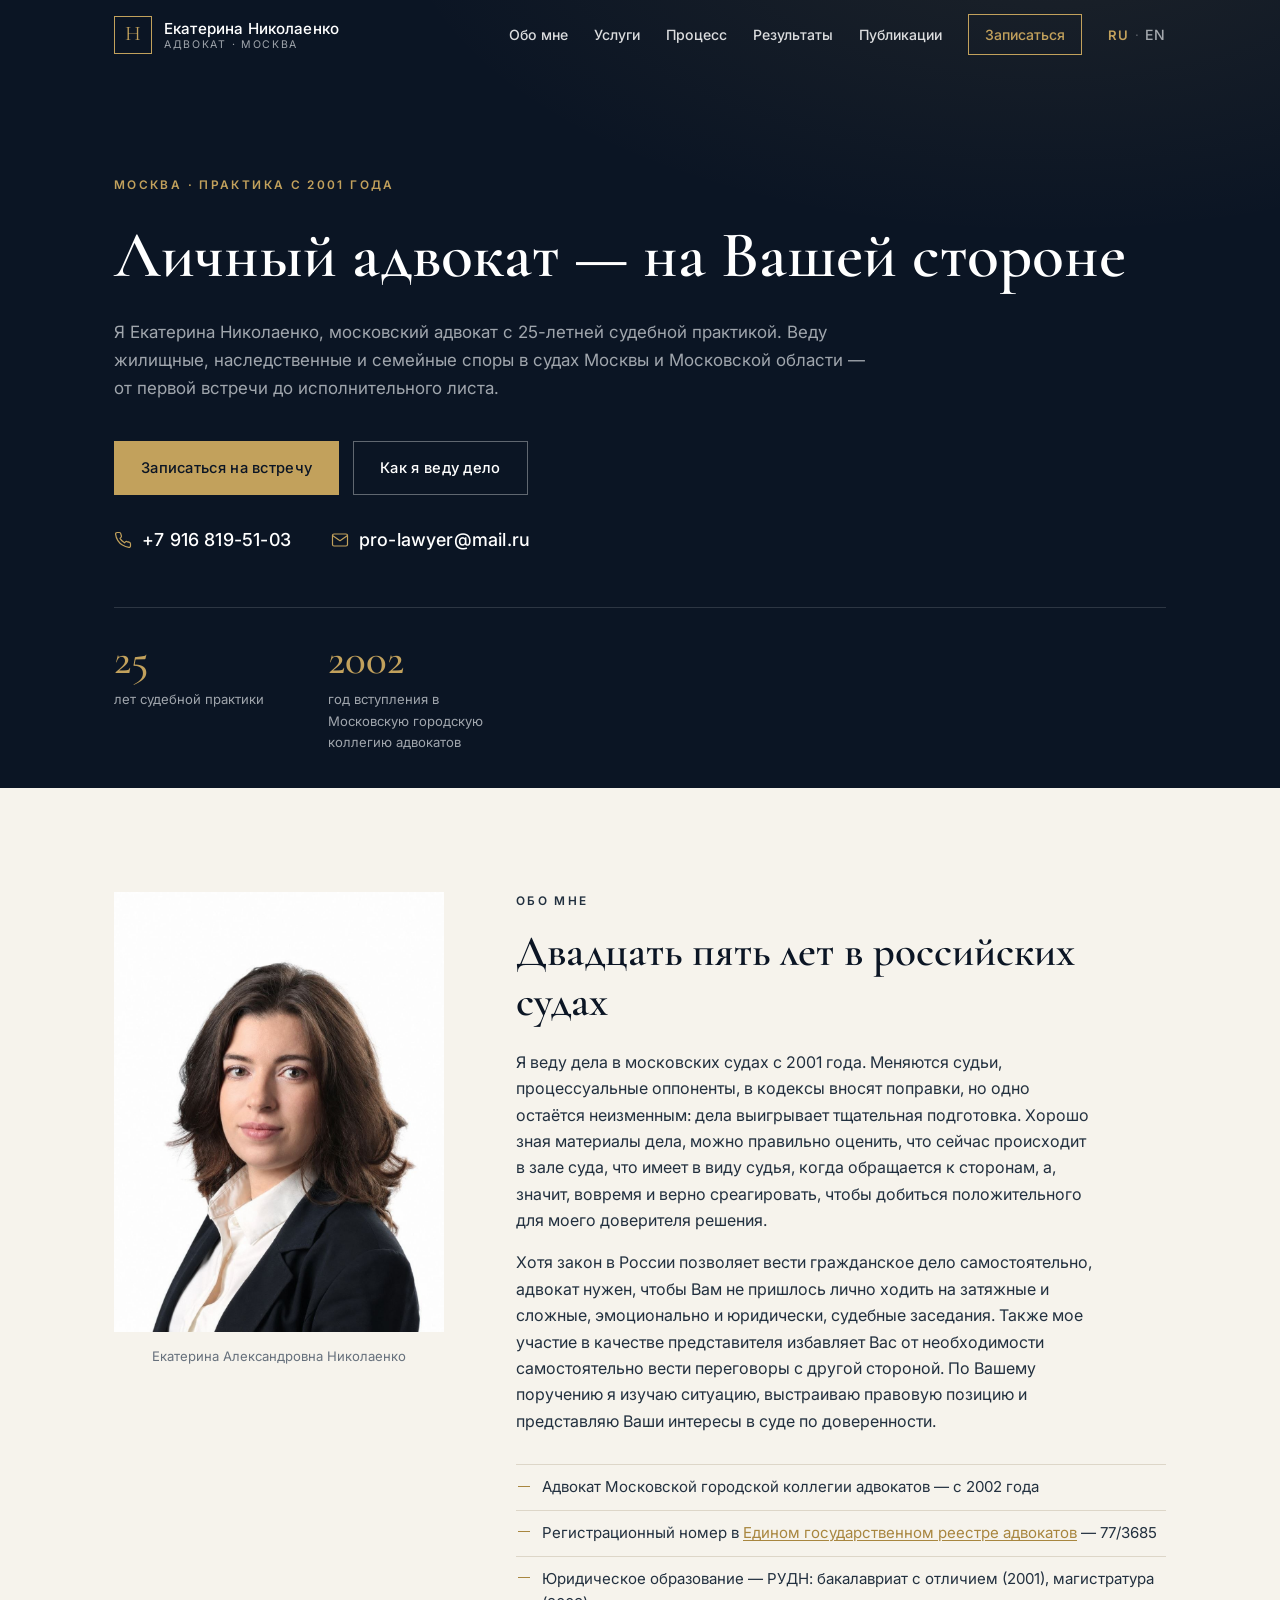
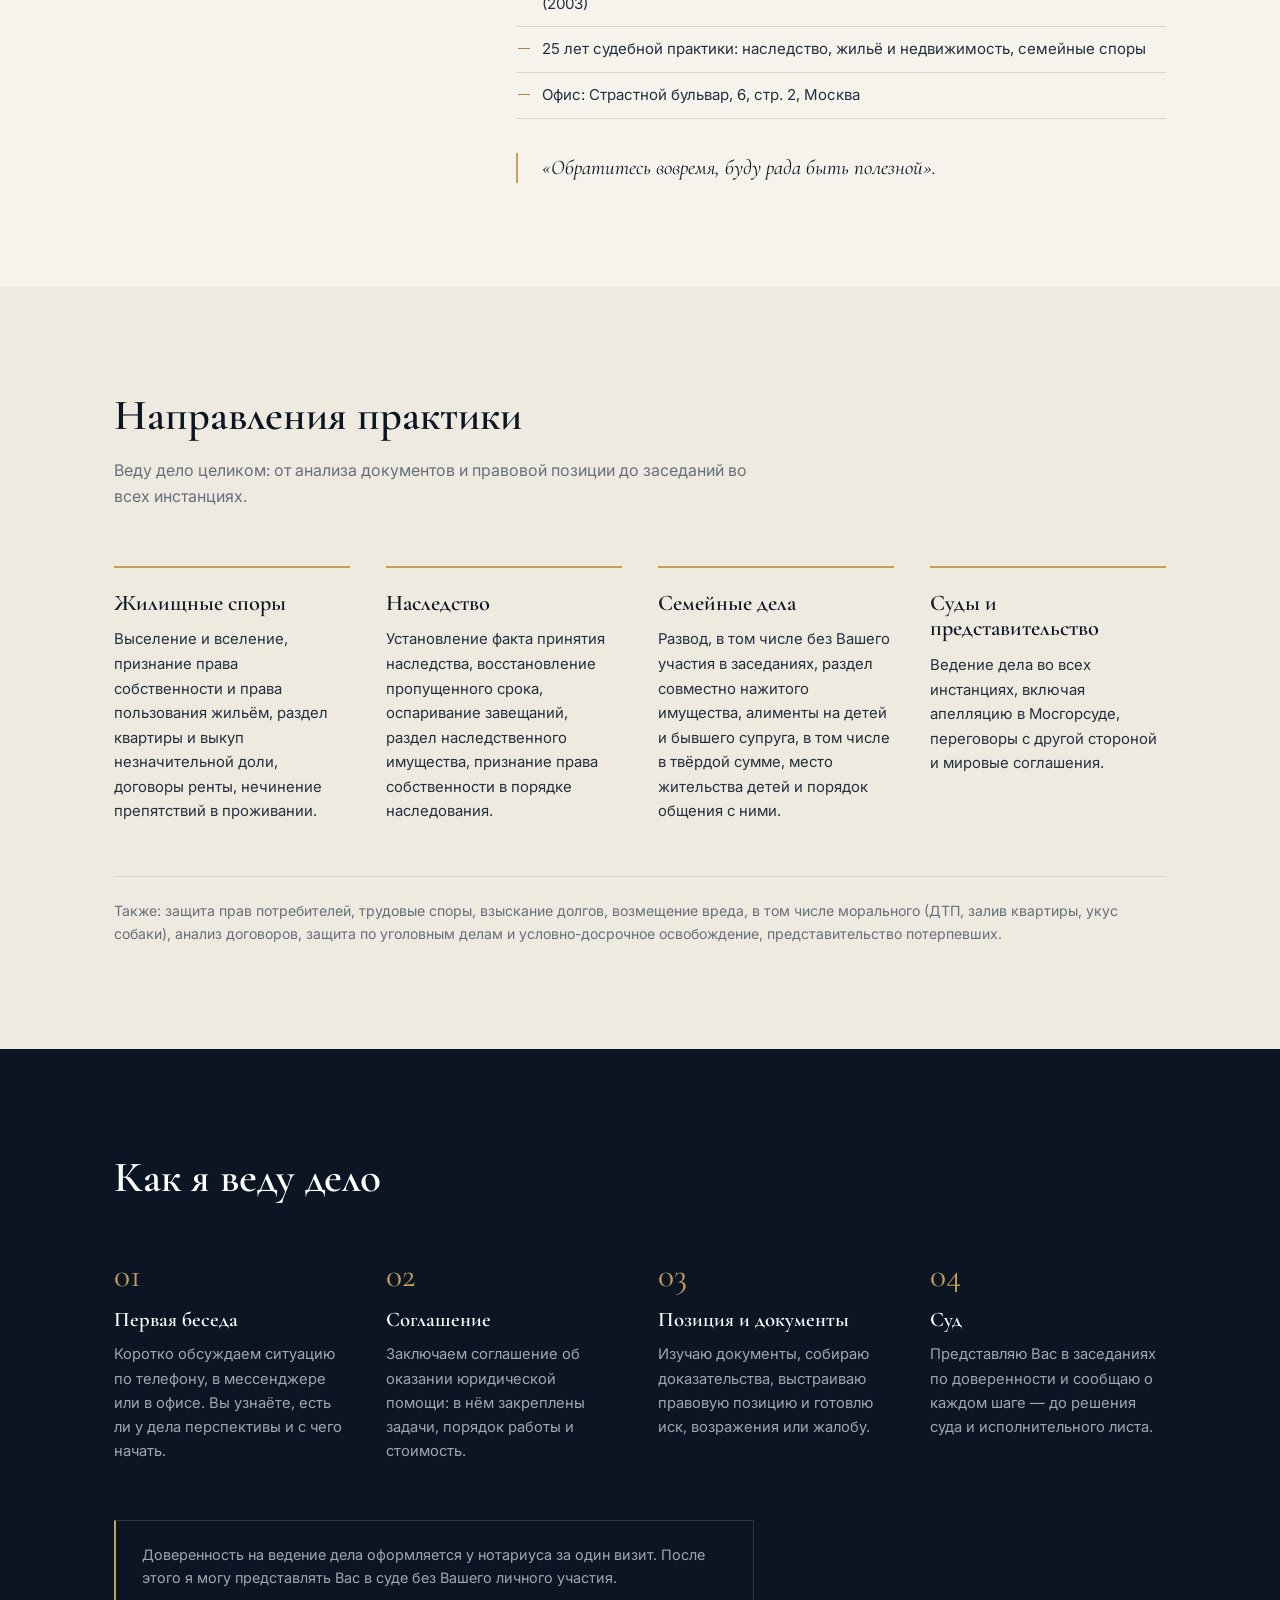
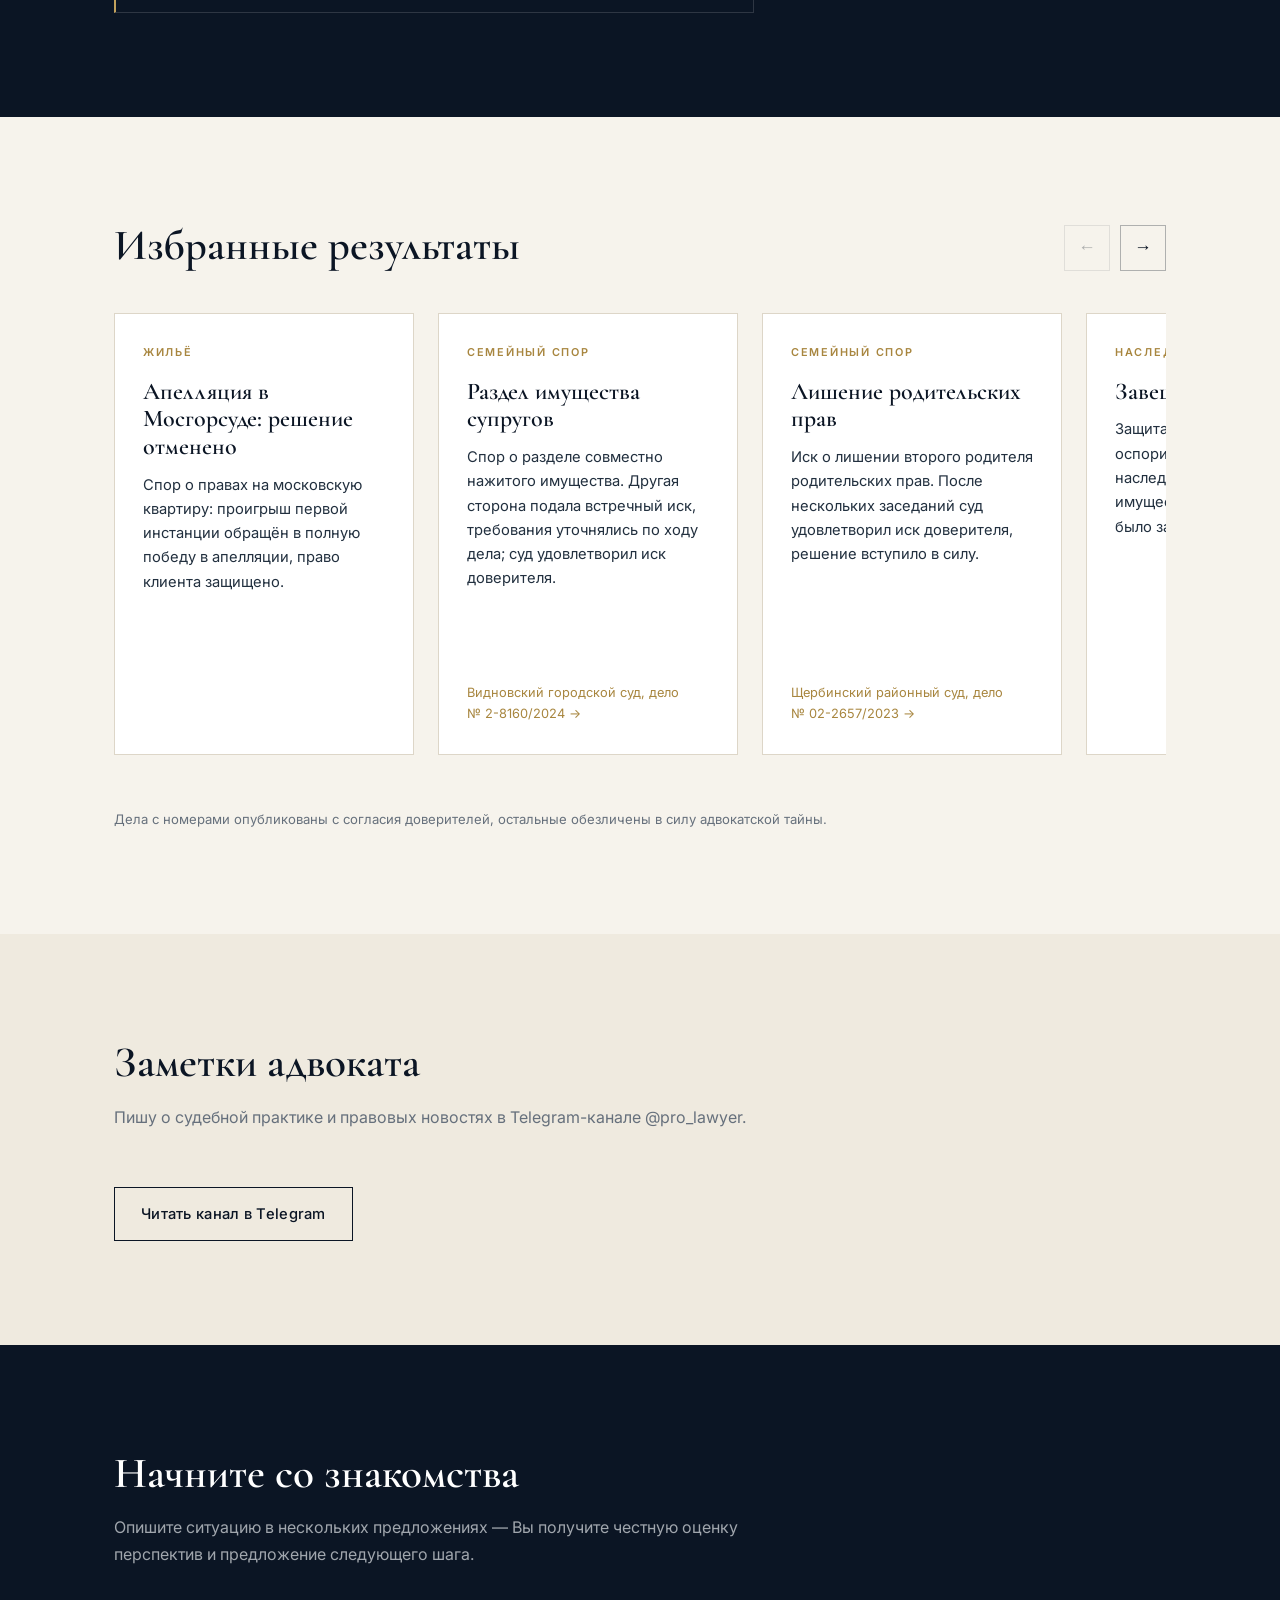
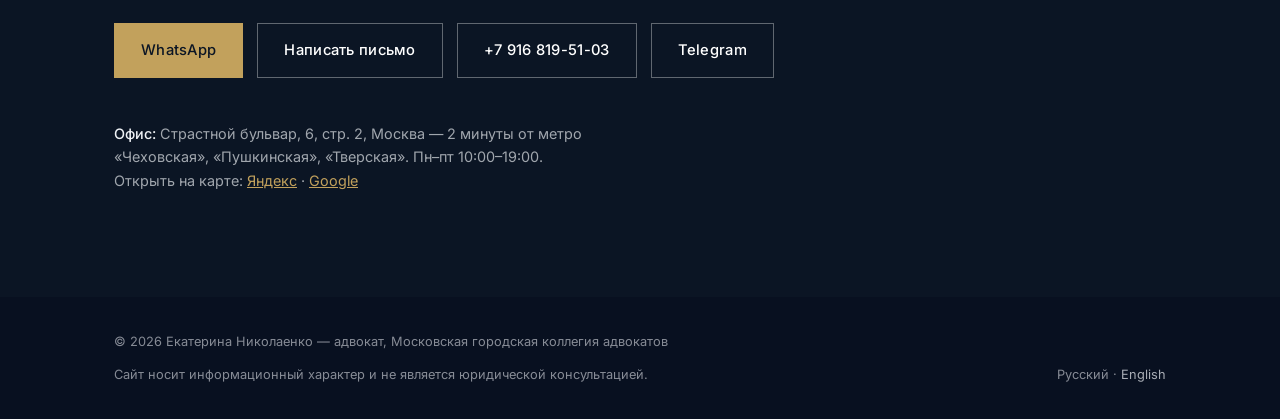
<file: index.html>
<!DOCTYPE html>
<html lang="ru">
<head>
  <meta charset="utf-8">
  <meta name="viewport" content="width=device-width, initial-scale=1">
  <title>Екатерина Николаенко — адвокат</title>
  <meta name="robots" content="noindex">
  <meta http-equiv="refresh" content="0; url=ru/">
  <link rel="icon" type="image/svg+xml" href="assets/img/favicon.svg">
  <script>location.replace("ru/");</script>
  <style>
    body { font-family: Georgia, serif; background: #0b1524; color: #eef1f5;
           display: grid; place-items: center; min-height: 100vh; margin: 0; }
    a { color: #c2a15c; text-decoration: none; margin: 0 10px; font-size: 1.1rem; }
  </style>
</head>
<body>
  <p><a href="ru/">Русский</a> · <a href="en/">English</a></p>
</body>
</html>
</file>
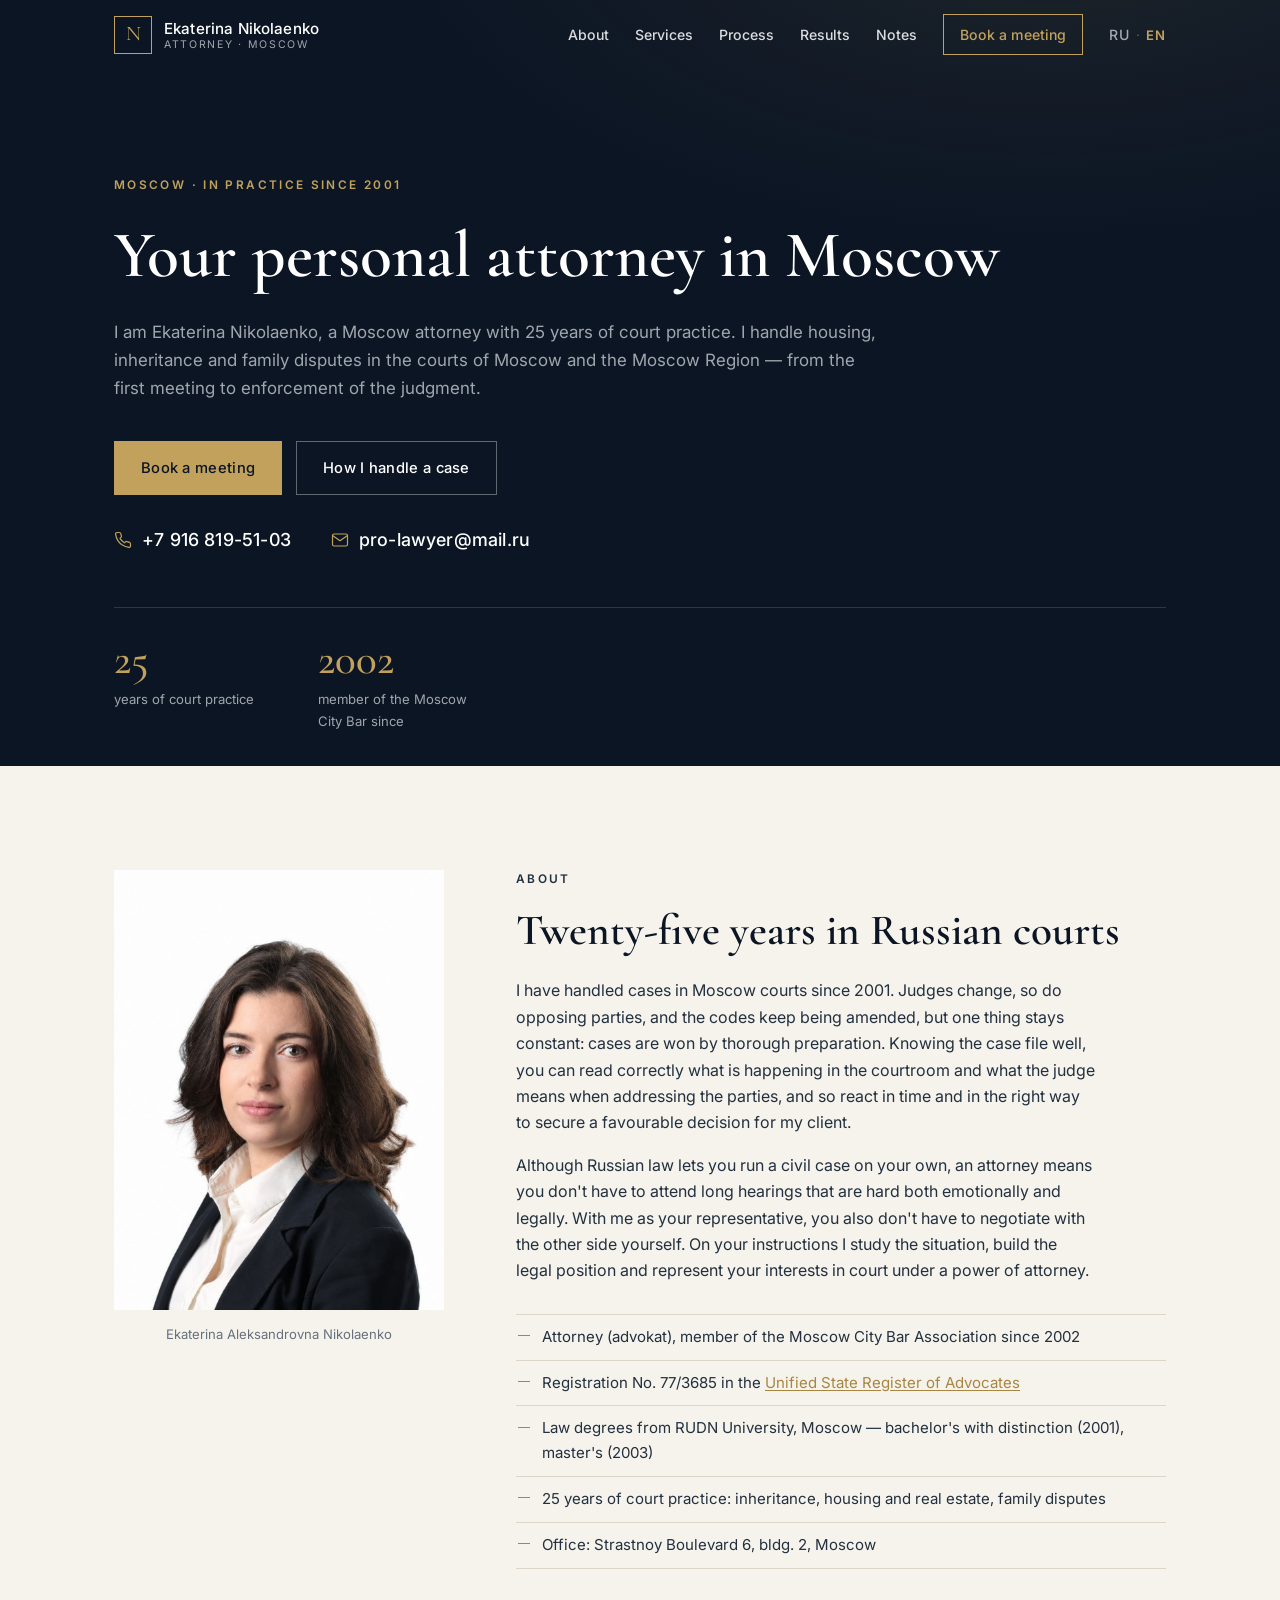
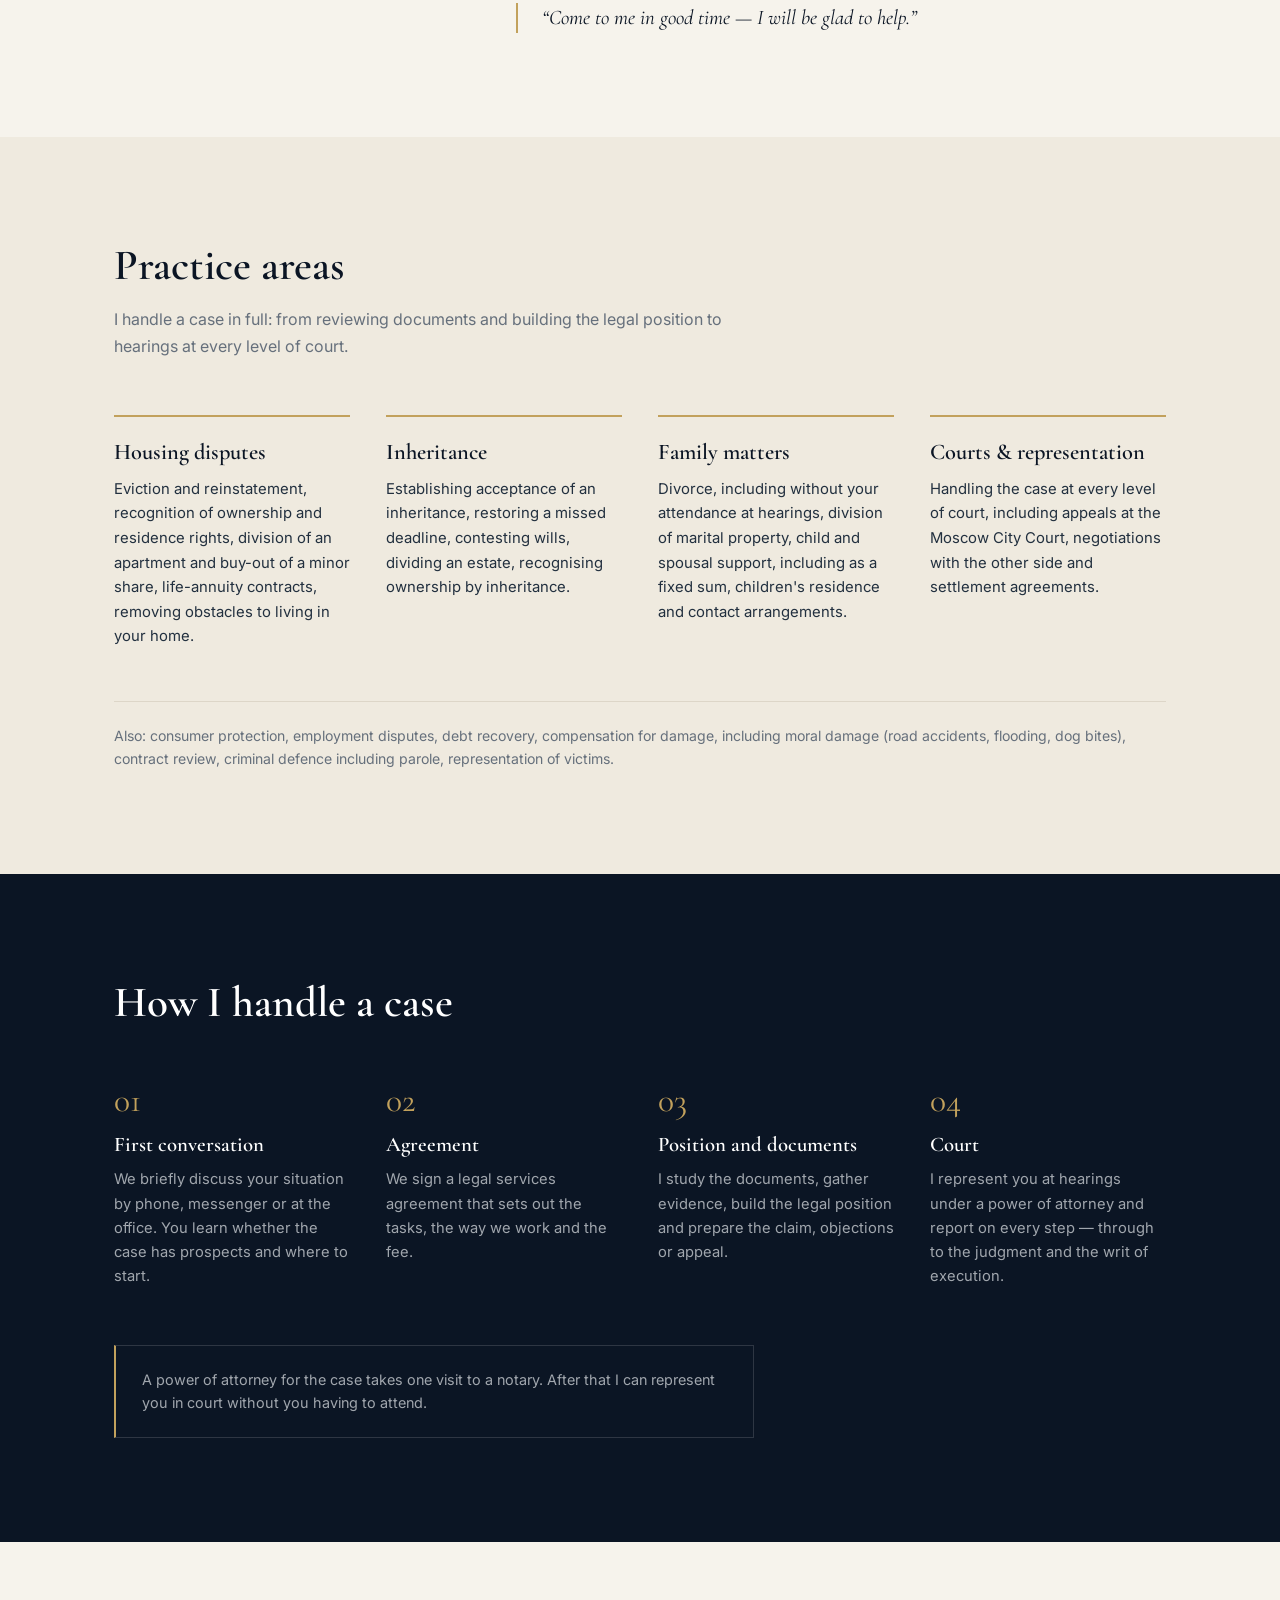
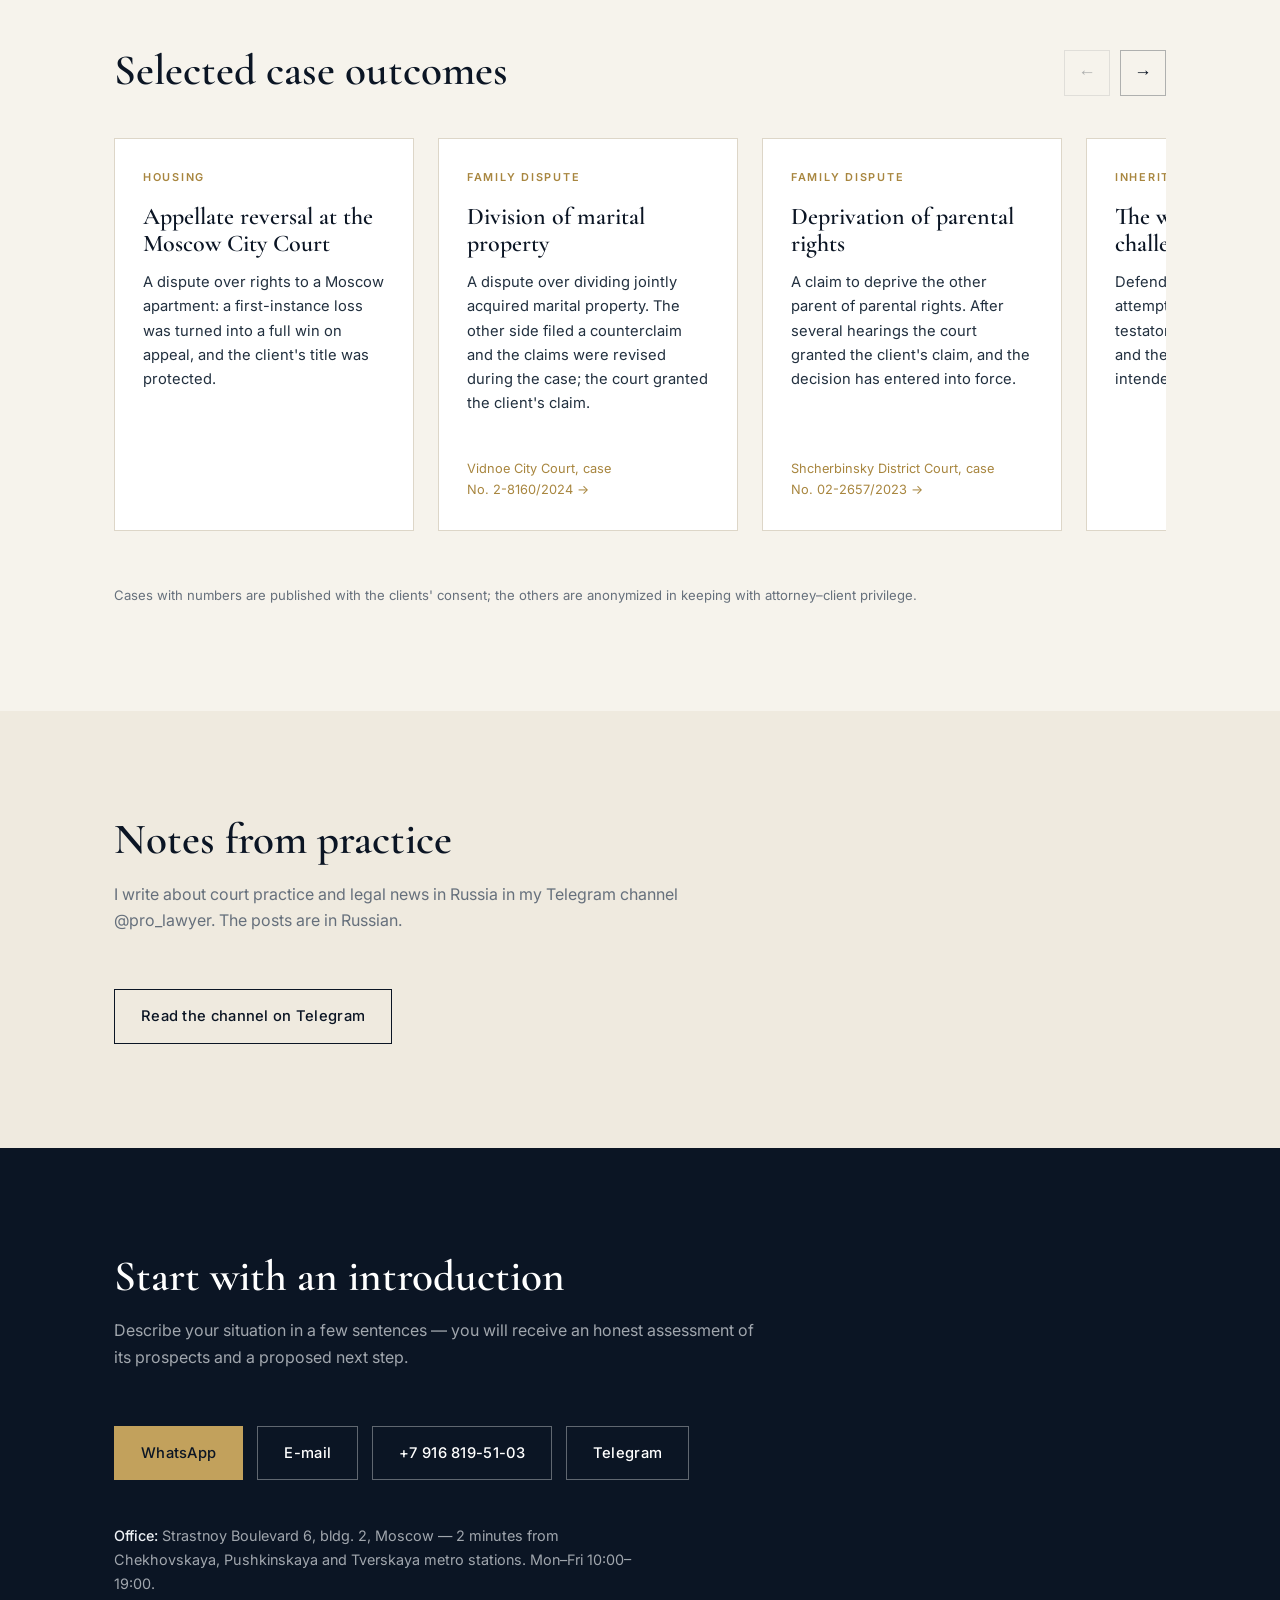
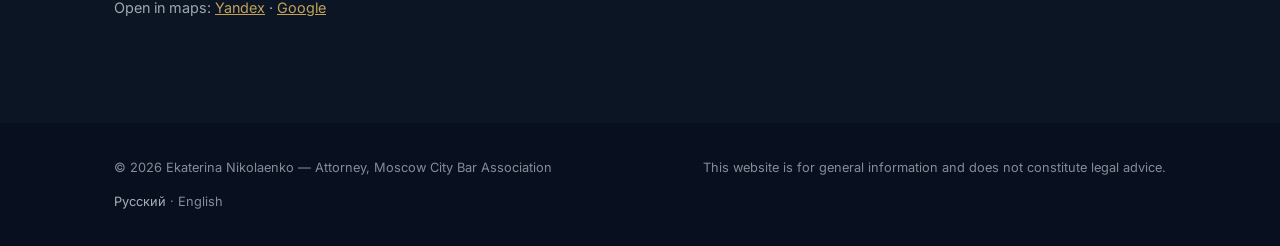
<file: en/index.html>
<!DOCTYPE html>
<html lang="en">
<head>
  <meta charset="utf-8">
  <meta name="viewport" content="width=device-width, initial-scale=1">
  <title>Ekaterina Nikolaenko — Attorney in Moscow</title>
  <meta name="description" content="Moscow attorney with 25 years of court practice: housing, inheritance and family disputes, representation in the courts of Moscow and the Moscow Region.">
  <meta property="og:title" content="Ekaterina Nikolaenko — Attorney in Moscow">
  <meta property="og:description" content="Personal attorney and court representative. 25 years of court practice in Moscow.">
  <meta property="og:type" content="website">
  <meta property="og:locale" content="en_US">
  <link rel="canonical" href="https://advokat-nikolaenko.ru/en/">
  <meta property="og:url" content="https://advokat-nikolaenko.ru/en/">
  <meta property="og:image" content="https://advokat-nikolaenko.ru/assets/img/portrait.jpg">
  <link rel="alternate" hreflang="ru" href="https://advokat-nikolaenko.ru/ru/">
  <link rel="alternate" hreflang="en" href="https://advokat-nikolaenko.ru/en/">
  <link rel="alternate" hreflang="x-default" href="https://advokat-nikolaenko.ru/ru/">
  <link rel="icon" type="image/svg+xml" href="../assets/img/favicon.svg">
  <link rel="preconnect" href="https://fonts.googleapis.com">
  <link rel="preconnect" href="https://fonts.gstatic.com" crossorigin>
  <link href="https://fonts.googleapis.com/css2?family=Cormorant+Garamond:ital,wght@0,500;0,600;1,500&family=Inter:wght@400;500;600&display=swap" rel="stylesheet">
  <link rel="stylesheet" href="../assets/css/style.css">
  <script>document.documentElement.classList.add("js");</script>
</head>
<body>

<header class="site-header">
  <div class="container header-inner">
    <a class="brand" href="#top">
      <span class="brand-mark">N</span>
      <span class="brand-text">Ekaterina Nikolaenko
        <span class="brand-sub">Attorney · Moscow</span>
      </span>
    </a>
    <nav class="site-nav" id="nav">
      <a href="#about">About</a>
      <a href="#services">Services</a>
      <a href="#process">Process</a>
      <a href="#results">Results</a>
      <a href="#channel">Notes</a>
      <a class="nav-cta" href="#contact">Book a meeting</a>
      <div class="lang"><a href="../ru/" lang="ru">RU</a><span class="lang-sep">·</span><strong>EN</strong></div>
    </nav>
    <button class="burger" aria-label="Menu" aria-expanded="false" aria-controls="nav"><span></span><span></span></button>
  </div>
</header>

<main id="top">

  <section class="hero">
    <div class="container">
      <p class="kicker reveal">Moscow · In practice since 2001</p>
      <h1 class="reveal">Your personal attorney in Moscow</h1>
      <p class="lead reveal">I am Ekaterina Nikolaenko, a Moscow attorney with 25 years of court practice. I handle housing, inheritance and family disputes in the courts of Moscow and the Moscow Region — from the first meeting to enforcement of the judgment.</p>
      <div class="hero-actions reveal">
        <a class="btn btn-solid" href="#contact">Book a meeting</a>
        <a class="btn btn-ghost" href="#process">How I handle a case</a>
      </div>
      <div class="hero-contacts reveal">
        <a href="tel:+79168195103"><svg width="18" height="18" fill="none" stroke="#c2a15c" stroke-width="1.6" stroke-linecap="round" stroke-linejoin="round" viewBox="0 0 24 24" aria-hidden="true"><path d="M22 16.9v3a2 2 0 0 1-2.2 2 19.8 19.8 0 0 1-8.6-3.1 19.5 19.5 0 0 1-6-6A19.8 19.8 0 0 1 2.1 4.2 2 2 0 0 1 4.1 2h3a2 2 0 0 1 2 1.7c.1.9.4 1.8.7 2.7a2 2 0 0 1-.5 2.1L8 9.8a16 16 0 0 0 6 6l1.3-1.3a2 2 0 0 1 2.1-.4c.9.3 1.8.6 2.7.7a2 2 0 0 1 1.7 2z"/></svg>+7 916 819-51-03</a>
        <a href="mailto:pro-lawyer@mail.ru"><svg width="18" height="18" fill="none" stroke="#c2a15c" stroke-width="1.6" stroke-linecap="round" stroke-linejoin="round" viewBox="0 0 24 24" aria-hidden="true"><rect x="2" y="4" width="20" height="16" rx="2"/><path d="m22 6-10 7L2 6"/></svg>pro-lawyer@mail.ru</a>
      </div>
      <dl class="stats reveal">
        <div><dt>25</dt><dd>years of court practice</dd></div>
        <div><dt>2002</dt><dd>member of the Moscow City Bar since</dd></div>
      </dl>
    </div>
  </section>

  <section class="section" id="about">
    <div class="container about-grid">
      <figure class="portrait reveal">
        <img src="../assets/img/portrait.jpg" alt="Ekaterina Nikolaenko" width="1057" height="1280">
        <figcaption>Ekaterina Aleksandrovna Nikolaenko</figcaption>
      </figure>
      <div class="about-body">
        <p class="kicker reveal">About</p>
        <h2 class="reveal">Twenty-five years in Russian courts</h2>
        <p class="reveal">I have handled cases in Moscow courts since 2001. Judges change, so do opposing parties, and the codes keep being amended, but one thing stays constant: cases are won by thorough preparation. Knowing the case file well, you can read correctly what is happening in the courtroom and what the judge means when addressing the parties, and so react in time and in the right way to secure a favourable decision for my client.</p>
        <p class="reveal">Although Russian law lets you run a civil case on your own, an attorney means you don't have to attend long hearings that are hard both emotionally and legally. With me as your representative, you also don't have to negotiate with the other side yourself. On your instructions I study the situation, build the legal position and represent your interests in court under a power of attorney.</p>
        <ul class="creds reveal">
          <li>Attorney (advokat), member of the Moscow City Bar Association since 2002</li>
          <li>Registration No. 77/3685 in the <a href="https://minjust.gov.ru/ru/pages/advokaty-rossijskoj-federacii/" target="_blank" rel="noopener">Unified State Register of Advocates</a></li>
          <li>Law degrees from RUDN University, Moscow — bachelor's with distinction (2001), master's (2003)</li>
          <li>25 years of court practice: inheritance, housing and real estate, family disputes</li>
          <li>Office: Strastnoy Boulevard 6, bldg. 2, Moscow</li>
        </ul>
        <blockquote class="quote reveal">“Come to me in good time — I will be glad to help.”</blockquote>
      </div>
    </div>
  </section>

  <section class="section section-alt" id="services">
    <div class="container">
      <div class="section-head">
        <h2 class="reveal">Practice areas</h2>
        <p class="reveal">I handle a case in full: from reviewing documents and building the legal position to hearings at every level of court.</p>
      </div>
      <div class="cards">
        <div class="card reveal">
          <h3>Housing disputes</h3>
          <p>Eviction and reinstatement, recognition of ownership and residence rights, division of an apartment and buy-out of a minor share, life-annuity contracts, removing obstacles to living in your home.</p>
        </div>
        <div class="card reveal">
          <h3>Inheritance</h3>
          <p>Establishing acceptance of an inheritance, restoring a missed deadline, contesting wills, dividing an estate, recognising ownership by inheritance.</p>
        </div>
        <div class="card reveal">
          <h3>Family matters</h3>
          <p>Divorce, including without your attendance at hearings, division of marital property, child and spousal support, including as a fixed sum, children's residence and contact arrangements.</p>
        </div>
        <div class="card reveal">
          <h3>Courts &amp; representation</h3>
          <p>Handling the case at every level of court, including appeals at the Moscow City Court, negotiations with the other side and settlement agreements.</p>
        </div>
      </div>
      <p class="services-foot reveal">Also: consumer protection, employment disputes, debt recovery, compensation for damage, including moral damage (road accidents, flooding, dog bites), contract review, criminal defence including parole, representation of victims.</p>
    </div>
  </section>

  <section class="section section-dark" id="process">
    <div class="container">
      <div class="section-head">
        <h2 class="reveal">How I handle a case</h2>
      </div>
      <div class="steps">
        <div class="step reveal">
          <div class="step-num">01</div>
          <h3>First conversation</h3>
          <p>We briefly discuss your situation by phone, messenger or at the office. You learn whether the case has prospects and where to start.</p>
        </div>
        <div class="step reveal">
          <div class="step-num">02</div>
          <h3>Agreement</h3>
          <p>We sign a legal services agreement that sets out the tasks, the way we work and the fee.</p>
        </div>
        <div class="step reveal">
          <div class="step-num">03</div>
          <h3>Position and documents</h3>
          <p>I study the documents, gather evidence, build the legal position and prepare the claim, objections or appeal.</p>
        </div>
        <div class="step reveal">
          <div class="step-num">04</div>
          <h3>Court</h3>
          <p>I represent you at hearings under a power of attorney and report on every step — through to the judgment and the writ of execution.</p>
        </div>
      </div>
      <p class="process-note reveal">A power of attorney for the case takes one visit to a notary. After that I can represent you in court without you having to attend.</p>
    </div>
  </section>

  <section class="section" id="results">
    <div class="container">
      <div class="section-head results-head">
        <h2 class="reveal">Selected case outcomes</h2>
        <div class="scroll-nav reveal">
          <button class="scroll-btn" type="button" data-target="result-strip" data-dir="-1" aria-label="Previous">←</button>
          <button class="scroll-btn" type="button" data-target="result-strip" data-dir="1" aria-label="Next">→</button>
        </div>
      </div>
      <div class="result-cards reveal" id="result-strip" tabindex="0" aria-label="Case outcomes, scroll sideways">
        <div class="result">
          <span class="result-tag">Housing</span>
          <h3>Appellate reversal at the Moscow City Court</h3>
          <p>A dispute over rights to a Moscow apartment: a first-instance loss was turned into a full win on appeal, and the client's title was protected.</p>
        </div>
        <div class="result">
          <span class="result-tag">Family dispute</span>
          <h3>Division of marital property</h3>
          <p>A dispute over dividing jointly acquired marital property. The other side filed a counterclaim and the claims were revised during the case; the court granted the client's claim.</p>
          <a class="result-source" href="https://vidnoe.mo.sudrf.ru/modules.php?name=sud_delo&amp;srv_num=1&amp;name_op=case&amp;case_id=1207608353&amp;case_uid=4e714356-3bc7-49de-9b0a-1051a1ca8c5b&amp;delo_id=1540005" target="_blank" rel="noopener">Vidnoe City Court, case <span class="nowrap">No. 2-8160/2024</span> →</a>
        </div>
        <div class="result">
          <span class="result-tag">Family dispute</span>
          <h3>Deprivation of parental rights</h3>
          <p>A claim to deprive the other parent of parental rights. After several hearings the court granted the client's claim, and the decision has entered into force.</p>
          <a class="result-source" href="https://www.mos-gorsud.ru/rs/shcherbinskij/services/cases/civil/details/59efe060-7782-11ed-9bf5-8da6820b613d" target="_blank" rel="noopener">Shcherbinsky District Court, case <span class="nowrap">No. 02-2657/2023</span> →</a>
        </div>
        <div class="result">
          <span class="result-tag">Inheritance</span>
          <h3>The will withstood the challenge</h3>
          <p>Defended heirs against an attempt to contest a will. The testator's wishes were carried out and the estate distributed as intended.</p>
        </div>
        <div class="result">
          <span class="result-tag">Employment</span>
          <h3>Compensation without a drawn-out trial</h3>
          <p>A dispute with an employer closed through negotiation — with compensation paid to the client and months of litigation avoided.</p>
        </div>
        <div class="result">
          <span class="result-tag">Employment</span>
          <h3>Settlement with the employer</h3>
          <p>An employee's claim against the employer company. The parties reached a settlement, which the court approved at the very first hearing.</p>
          <a class="result-source" href="https://mos-gorsud.ru/rs/lefortovskij/services/cases/civil/details/5ee505f0-5bc3-11eb-8050-bdce19b7494a" target="_blank" rel="noopener">Lefortovsky District Court, case <span class="nowrap">No. 02-0853/2021</span> →</a>
        </div>
        <div class="result">
          <span class="result-tag">Road accident</span>
          <h3>Settled at the first hearing</h3>
          <p>A claim for damage after a road accident: car repairs, towing, an expert report, legal costs and moral damage. The settlement was on terms favourable to the client, who received over 90% of the amount claimed.</p>
          <a class="result-source" href="https://www.mos-gorsud.ru/rs/zamoskvoreckij/services/cases/civil/details/958a5e50-f6a7-11f0-b6d6-a71714b206d9" target="_blank" rel="noopener">Zamoskvoretsky District Court, case <span class="nowrap">No. 02-0638/2026</span> →</a>
        </div>
        <div class="result">
          <span class="result-tag">Commercial court</span>
          <h3>Energy supplier's claim rejected</h3>
          <p>Mosenergosbyt sued for an electricity debt. The attorney represented third parties on the defendant's side, the Luna gardening partnership; the court rejected the claim in full.</p>
          <a class="result-source" href="https://kad.arbitr.ru/Document/Pdf/123db63c-c53b-48ce-b683-97114efc54a3/A41-49194-2012_20131212_Postanovlenie%20apelljacionnoj%20instancii.pdf?isAddStamp=True" target="_blank" rel="noopener">10th Commercial Court of Appeal, case <span class="nowrap">No. A41-49194/2012</span> →</a>
        </div>
        <div class="result">
          <span class="result-tag">Criminal case</span>
          <h3>Release on parole</h3>
          <p>The attorney prepared the parole petition and represented the client at the hearing. The court granted the petition.</p>
          <a class="result-source" href="https://www.mos-gorsud.ru/rs/preobrazhenskij/services/cases/criminal-materials/details/02221f10-f8ae-11ea-af9a-ddbdc0cdaf78" target="_blank" rel="noopener">Preobrazhensky District Court, case <span class="nowrap">No. 4/1-0062/2020</span> →</a>
        </div>
        <div class="result">
          <span class="result-tag">Criminal case</span>
          <h3>Termination upheld on appeal</h3>
          <p>A theft charge, an offence of medium gravity. The court closed the case after the parties reconciled, and the Moscow City Court upheld that decision.</p>
          <a class="result-source" href="https://mos-gorsud.ru/mgs/services/cases/appeal-criminal/details/84b291e0-324a-11f1-9906-5ff05a142d7d" target="_blank" rel="noopener">Moscow City Court, case <span class="nowrap">No. 10-7995/2026</span> →</a>
        </div>
        <div class="result">
          <span class="result-tag">Administrative case</span>
          <h3>Traffic fine cancelled</h3>
          <p>An appeal against a MADI parking fine. The court cancelled it: there was no offence, a fully exonerating ground.</p>
          <a class="result-source" href="https://mos-gorsud.ru/rs/gagarinskij/services/cases/appeal-admin/details/f43f2e80-3a1d-11f1-b7b3-a7fec740e18f" target="_blank" rel="noopener">Gagarinsky District Court, case <span class="nowrap">No. 12-1471/2026</span> →</a>
        </div>
      </div>
      <p class="results-note reveal">Cases with numbers are published with the clients' consent; the others are anonymized in keeping with attorney–client privilege.</p>
    </div>
  </section>

  <section class="section section-alt" id="channel">
    <div class="container">
      <div class="section-head">
        <h2 class="reveal">Notes from practice</h2>
        <p class="reveal">I write about court practice and legal news in Russia in my Telegram channel @pro_lawyer. The posts are in Russian.</p>
      </div>
      <!-- tg-feed:start — filled by tools/tg_mirror.py at build time -->
      <div class="feed-actions reveal">
        <a class="btn btn-outline" href="https://t.me/pro_lawyer" target="_blank" rel="noopener">Read the channel on Telegram</a>
      </div>
      <!-- tg-feed:end -->
    </div>
  </section>

  <section class="section section-dark" id="contact">
    <div class="container">
      <div class="section-head">
        <h2 class="reveal">Start with an introduction</h2>
        <p class="reveal">Describe your situation in a few sentences — you will receive an honest assessment of its prospects and a proposed next step.</p>
      </div>
      <div class="contact-actions reveal">
        <a class="btn btn-solid" href="https://wa.me/79168195103" target="_blank" rel="noopener">WhatsApp</a>
        <a class="btn btn-ghost" href="mailto:pro-lawyer@mail.ru">E-mail</a>
        <a class="btn btn-ghost" href="tel:+79168195103">+7 916 819-51-03</a>
        <a class="btn btn-ghost" href="https://t.me/advokat_nikolaenko" target="_blank" rel="noopener">Telegram</a>
      </div>
      <p class="contact-info reveal"><strong>Office:</strong> Strastnoy Boulevard 6, bldg. 2, Moscow — 2 minutes from Chekhovskaya, Pushkinskaya and Tverskaya metro stations. Mon–Fri 10:00–19:00.<br>Open in maps: <a class="map-link" href="https://yandex.ru/maps/org/advokat_nikolayenko_ye_a_/212078339712" target="_blank" rel="noopener">Yandex</a> · <a class="map-link" href="https://maps.app.goo.gl/4wz27DM8C8XVGtZF8" target="_blank" rel="noopener">Google</a></p>
    </div>
  </section>

</main>

<footer class="site-footer">
  <div class="container footer-inner">
    <span>© <span data-year>2026</span> Ekaterina Nikolaenko — Attorney, Moscow City Bar Association</span>
    <span>This website is for general information and does not constitute legal advice.</span>
    <span><a href="../ru/" lang="ru">Русский</a> · English</span>
  </div>
</footer>

<script src="../assets/js/main.js"></script>
</body>
</html>
</file>
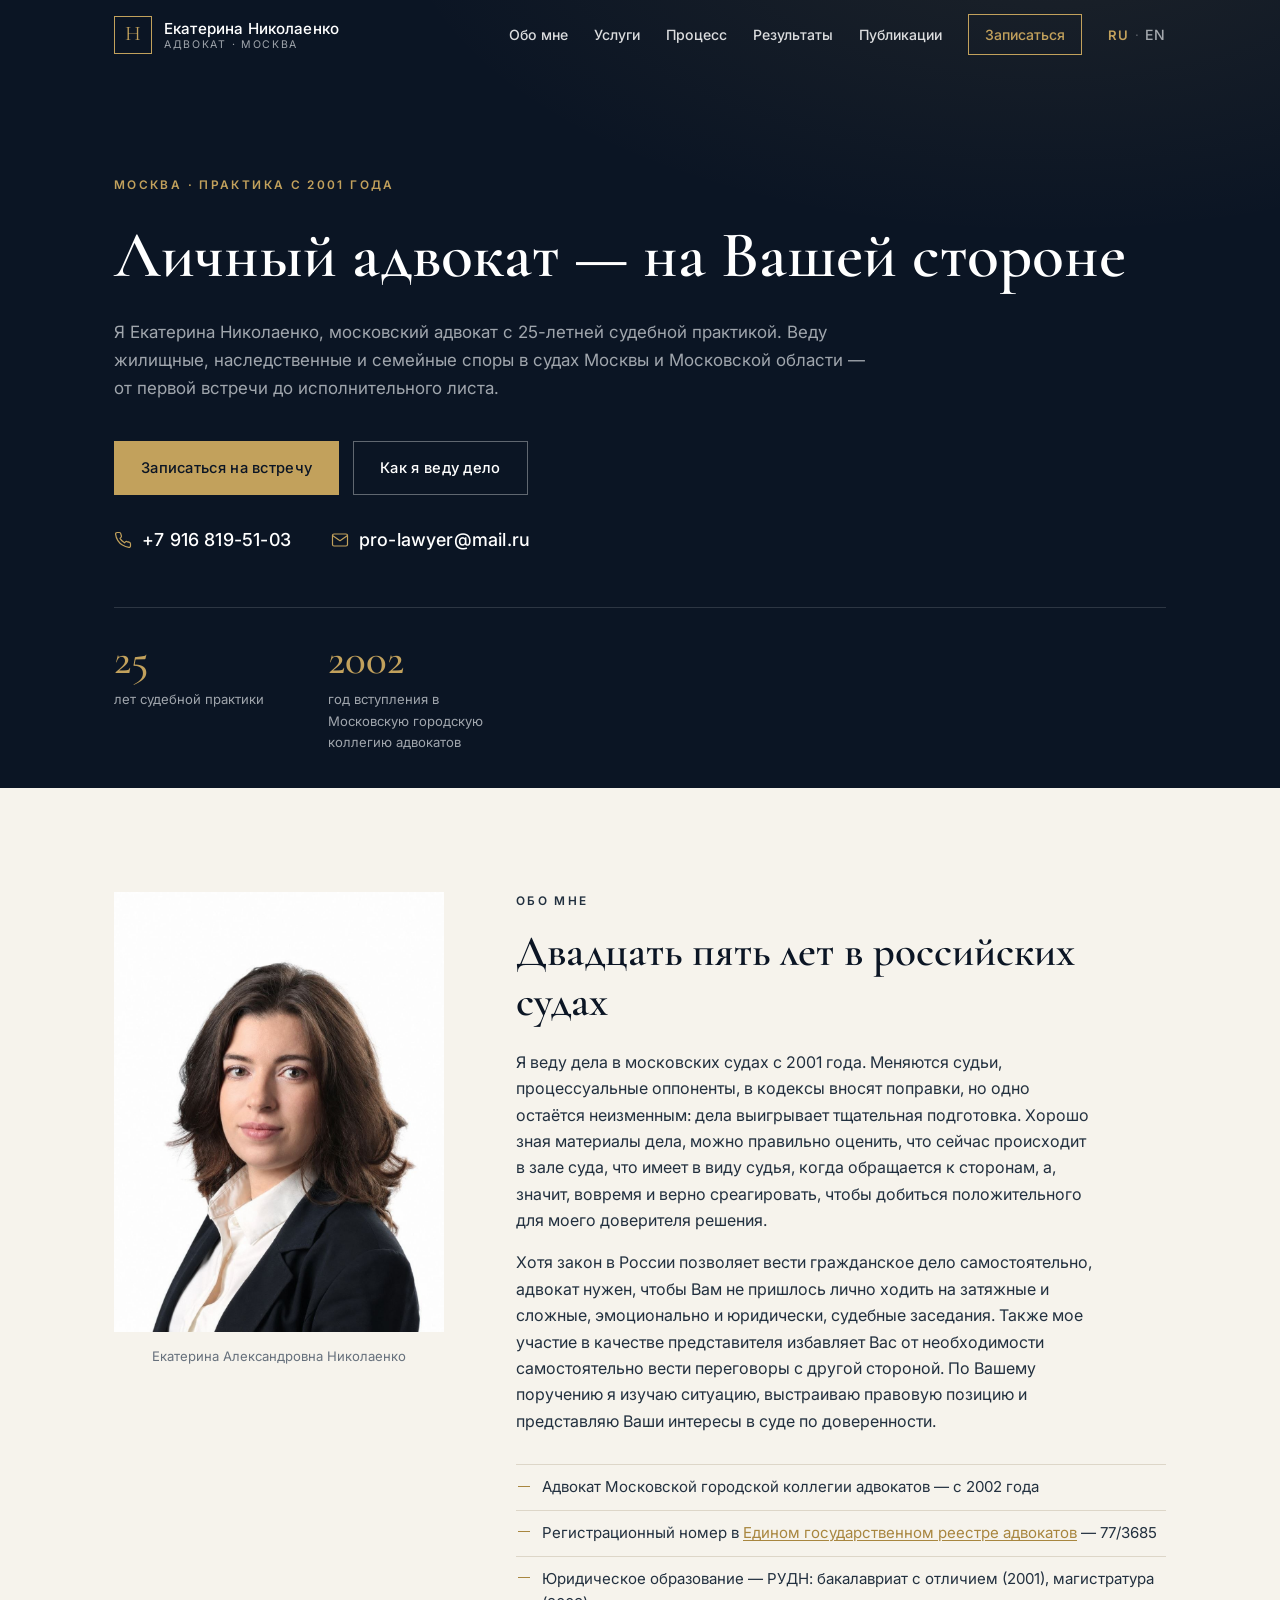
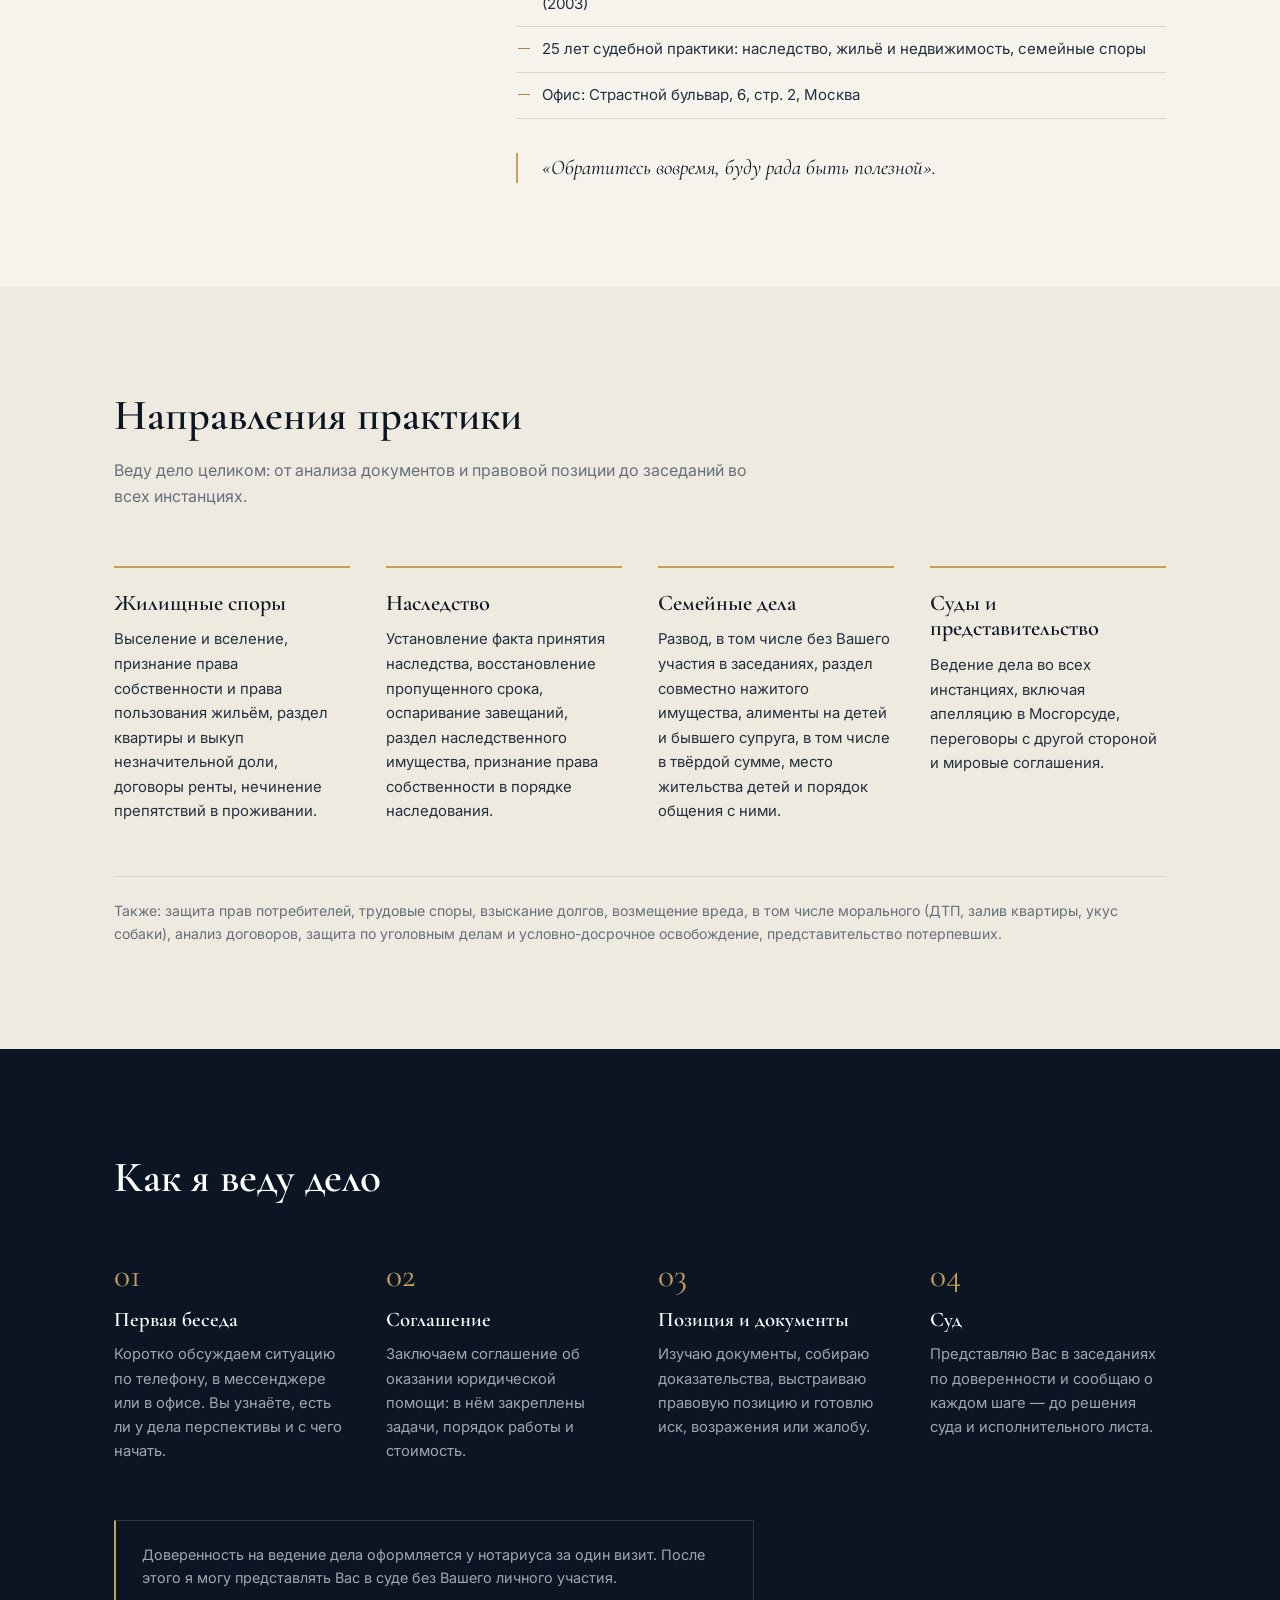
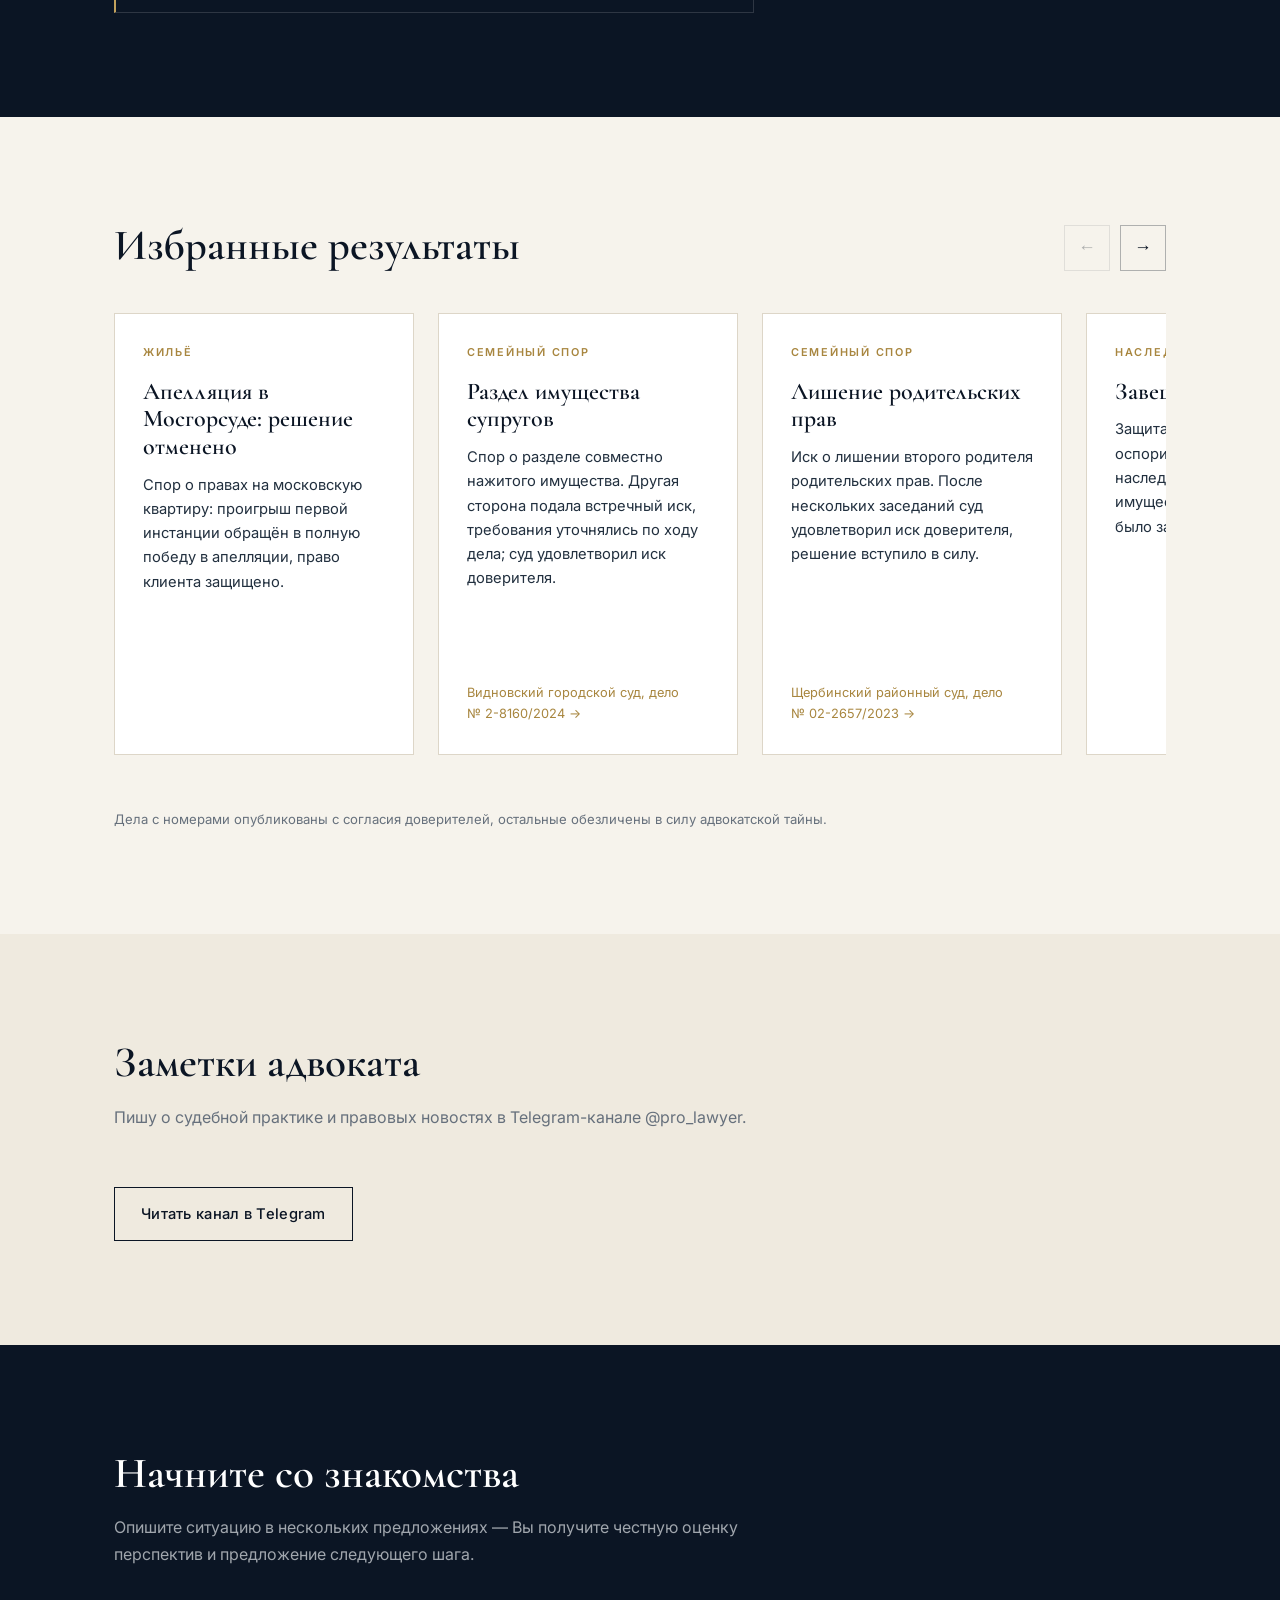
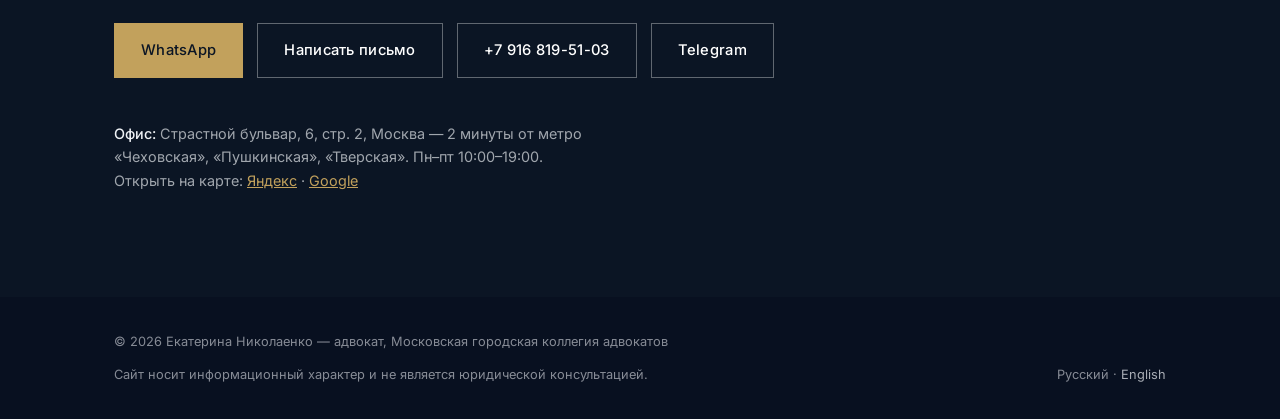
<file: ru/index.html>
<!DOCTYPE html>
<html lang="ru">
<head>
  <meta charset="utf-8">
  <meta name="viewport" content="width=device-width, initial-scale=1">
  <title>Екатерина Николаенко — адвокат в Москве</title>
  <meta name="description" content="Московский адвокат с 25-летней судебной практикой. Жилищные, наследственные и семейные споры, представительство в судах Москвы и Московской области.">
  <meta property="og:title" content="Екатерина Николаенко — адвокат в Москве">
  <meta property="og:description" content="Личный адвокат и представитель в суде. 25 лет судебной практики в Москве.">
  <meta property="og:type" content="website">
  <meta property="og:locale" content="ru_RU">
  <link rel="canonical" href="https://advokat-nikolaenko.ru/ru/">
  <meta property="og:url" content="https://advokat-nikolaenko.ru/ru/">
  <meta property="og:image" content="https://advokat-nikolaenko.ru/assets/img/portrait.jpg">
  <link rel="alternate" hreflang="ru" href="https://advokat-nikolaenko.ru/ru/">
  <link rel="alternate" hreflang="en" href="https://advokat-nikolaenko.ru/en/">
  <link rel="alternate" hreflang="x-default" href="https://advokat-nikolaenko.ru/ru/">
  <link rel="icon" type="image/svg+xml" href="../assets/img/favicon.svg">
  <link rel="preconnect" href="https://fonts.googleapis.com">
  <link rel="preconnect" href="https://fonts.gstatic.com" crossorigin>
  <link href="https://fonts.googleapis.com/css2?family=Cormorant+Garamond:ital,wght@0,500;0,600;1,500&family=Inter:wght@400;500;600&display=swap" rel="stylesheet">
  <link rel="stylesheet" href="../assets/css/style.css">
  <script>document.documentElement.classList.add("js");</script>
</head>
<body>

<header class="site-header">
  <div class="container header-inner">
    <a class="brand" href="#top">
      <span class="brand-mark">Н</span>
      <span class="brand-text">Екатерина Николаенко
        <span class="brand-sub">Адвокат · Москва</span>
      </span>
    </a>
    <nav class="site-nav" id="nav">
      <a href="#about">Обо мне</a>
      <a href="#services">Услуги</a>
      <a href="#process">Процесс</a>
      <a href="#results">Результаты</a>
      <a href="#channel">Публикации</a>
      <a class="nav-cta" href="#contact">Записаться</a>
      <div class="lang"><strong>RU</strong><span class="lang-sep">·</span><a href="../en/" lang="en">EN</a></div>
    </nav>
    <button class="burger" aria-label="Меню" aria-expanded="false" aria-controls="nav"><span></span><span></span></button>
  </div>
</header>

<main id="top">

  <section class="hero">
    <div class="container">
      <p class="kicker reveal">Москва · Практика с 2001 года</p>
      <h1 class="reveal">Личный адвокат&nbsp;— на&nbsp;Вашей&nbsp;стороне</h1>
      <p class="lead reveal">Я Екатерина Николаенко, московский адвокат с 25-летней судебной практикой. Веду жилищные, наследственные и семейные споры в судах Москвы и Московской области&nbsp;— от первой встречи до исполнительного листа.</p>
      <div class="hero-actions reveal">
        <a class="btn btn-solid" href="#contact">Записаться на встречу</a>
        <a class="btn btn-ghost" href="#process">Как я веду дело</a>
      </div>
      <div class="hero-contacts reveal">
        <a href="tel:+79168195103"><svg width="18" height="18" fill="none" stroke="#c2a15c" stroke-width="1.6" stroke-linecap="round" stroke-linejoin="round" viewBox="0 0 24 24" aria-hidden="true"><path d="M22 16.9v3a2 2 0 0 1-2.2 2 19.8 19.8 0 0 1-8.6-3.1 19.5 19.5 0 0 1-6-6A19.8 19.8 0 0 1 2.1 4.2 2 2 0 0 1 4.1 2h3a2 2 0 0 1 2 1.7c.1.9.4 1.8.7 2.7a2 2 0 0 1-.5 2.1L8 9.8a16 16 0 0 0 6 6l1.3-1.3a2 2 0 0 1 2.1-.4c.9.3 1.8.6 2.7.7a2 2 0 0 1 1.7 2z"/></svg>+7 916 819-51-03</a>
        <a href="mailto:pro-lawyer@mail.ru"><svg width="18" height="18" fill="none" stroke="#c2a15c" stroke-width="1.6" stroke-linecap="round" stroke-linejoin="round" viewBox="0 0 24 24" aria-hidden="true"><rect x="2" y="4" width="20" height="16" rx="2"/><path d="m22 6-10 7L2 6"/></svg>pro-lawyer@mail.ru</a>
      </div>
      <dl class="stats reveal">
        <div><dt>25</dt><dd>лет судебной практики</dd></div>
        <div><dt>2002</dt><dd>год вступления в Московскую городскую коллегию адвокатов</dd></div>
      </dl>
    </div>
  </section>

  <section class="section" id="about">
    <div class="container about-grid">
      <figure class="portrait reveal">
        <img src="../assets/img/portrait.jpg" alt="Екатерина Николаенко" width="1057" height="1280">
        <figcaption>Екатерина Александровна Николаенко</figcaption>
      </figure>
      <div class="about-body">
        <p class="kicker reveal">Обо мне</p>
        <h2 class="reveal">Двадцать пять лет в российских судах</h2>
        <p class="reveal">Я веду дела в московских судах с 2001 года. Меняются судьи, процессуальные оппоненты, в кодексы вносят поправки, но одно остаётся неизменным: дела выигрывает тщательная подготовка. Хорошо зная материалы дела, можно правильно оценить, что сейчас происходит в зале суда, что имеет в виду судья, когда обращается к сторонам, а, значит, вовремя и верно среагировать, чтобы добиться положительного для моего доверителя решения.</p>
        <p class="reveal">Хотя закон в России позволяет вести гражданское дело самостоятельно, адвокат нужен, чтобы Вам не пришлось лично ходить на затяжные и сложные, эмоционально и юридически, судебные заседания. Также мое участие в качестве представителя избавляет Вас от необходимости самостоятельно вести переговоры с другой стороной. По Вашему поручению я изучаю ситуацию, выстраиваю правовую позицию и представляю Ваши интересы в суде по доверенности.</p>
        <ul class="creds reveal">
          <li>Адвокат Московской городской коллегии адвокатов — с 2002 года</li>
          <li>Регистрационный номер в <a href="https://minjust.gov.ru/ru/pages/advokaty-rossijskoj-federacii/" target="_blank" rel="noopener">Едином государственном реестре адвокатов</a> — 77/3685</li>
          <li>Юридическое образование — РУДН: бакалавриат с отличием (2001), магистратура (2003)</li>
          <li>25 лет судебной практики: наследство, жильё и недвижимость, семейные споры</li>
          <li>Офис: Страстной бульвар, 6, стр. 2, Москва</li>
        </ul>
        <blockquote class="quote reveal">«Обратитесь вовремя, буду рада быть полезной».</blockquote>
      </div>
    </div>
  </section>

  <section class="section section-alt" id="services">
    <div class="container">
      <div class="section-head">
        <h2 class="reveal">Направления практики</h2>
        <p class="reveal">Веду дело целиком: от анализа документов и правовой позиции до заседаний во всех инстанциях.</p>
      </div>
      <div class="cards">
        <div class="card reveal">
          <h3>Жилищные споры</h3>
          <p>Выселение и вселение, признание права собственности и права пользования жильём, раздел квартиры и выкуп незначительной доли, договоры ренты, нечинение препятствий в проживании.</p>
        </div>
        <div class="card reveal">
          <h3>Наследство</h3>
          <p>Установление факта принятия наследства, восстановление пропущенного срока, оспаривание завещаний, раздел наследственного имущества, признание права собственности в порядке наследования.</p>
        </div>
        <div class="card reveal">
          <h3>Семейные дела</h3>
          <p>Развод, в том числе без Вашего участия в заседаниях, раздел совместно нажитого имущества, алименты на детей и бывшего супруга, в том числе в твёрдой сумме, место жительства детей и порядок общения с ними.</p>
        </div>
        <div class="card reveal">
          <h3>Суды и представительство</h3>
          <p>Ведение дела во всех инстанциях, включая апелляцию в Мосгорсуде, переговоры с другой стороной и мировые соглашения.</p>
        </div>
      </div>
      <p class="services-foot reveal">Также: защита прав потребителей, трудовые споры, взыскание долгов, возмещение вреда, в том числе морального (ДТП, залив квартиры, укус собаки), анализ договоров, защита по уголовным делам и условно-досрочное освобождение, представительство потерпевших.</p>
    </div>
  </section>

  <section class="section section-dark" id="process">
    <div class="container">
      <div class="section-head">
        <h2 class="reveal">Как я веду дело</h2>
      </div>
      <div class="steps">
        <div class="step reveal">
          <div class="step-num">01</div>
          <h3>Первая беседа</h3>
          <p>Коротко обсуждаем ситуацию по телефону, в мессенджере или в офисе. Вы узнаёте, есть ли у дела перспективы и с чего начать.</p>
        </div>
        <div class="step reveal">
          <div class="step-num">02</div>
          <h3>Соглашение</h3>
          <p>Заключаем соглашение об оказании юридической помощи: в нём закреплены задачи, порядок работы и стоимость.</p>
        </div>
        <div class="step reveal">
          <div class="step-num">03</div>
          <h3>Позиция и документы</h3>
          <p>Изучаю документы, собираю доказательства, выстраиваю правовую позицию и готовлю иск, возражения или жалобу.</p>
        </div>
        <div class="step reveal">
          <div class="step-num">04</div>
          <h3>Суд</h3>
          <p>Представляю Вас в заседаниях по доверенности и сообщаю о каждом шаге — до решения суда и исполнительного листа.</p>
        </div>
      </div>
      <p class="process-note reveal">Доверенность на ведение дела оформляется у нотариуса за один визит. После этого я могу представлять Вас в суде без Вашего личного участия.</p>
    </div>
  </section>

  <section class="section" id="results">
    <div class="container">
      <div class="section-head results-head">
        <h2 class="reveal">Избранные результаты</h2>
        <div class="scroll-nav reveal">
          <button class="scroll-btn" type="button" data-target="result-strip" data-dir="-1" aria-label="Назад">←</button>
          <button class="scroll-btn" type="button" data-target="result-strip" data-dir="1" aria-label="Вперёд">→</button>
        </div>
      </div>
      <div class="result-cards reveal" id="result-strip" tabindex="0" aria-label="Результаты, прокрутите вбок">
        <div class="result">
          <span class="result-tag">Жильё</span>
          <h3>Апелляция в Мосгорсуде: решение отменено</h3>
          <p>Спор о правах на московскую квартиру: проигрыш первой инстанции обращён в полную победу в апелляции, право клиента защищено.</p>
        </div>
        <div class="result">
          <span class="result-tag">Семейный спор</span>
          <h3>Раздел имущества супругов</h3>
          <p>Спор о разделе совместно нажитого имущества. Другая сторона подала встречный иск, требования уточнялись по ходу дела; суд удовлетворил иск доверителя.</p>
          <a class="result-source" href="https://vidnoe.mo.sudrf.ru/modules.php?name=sud_delo&amp;srv_num=1&amp;name_op=case&amp;case_id=1207608353&amp;case_uid=4e714356-3bc7-49de-9b0a-1051a1ca8c5b&amp;delo_id=1540005" target="_blank" rel="noopener">Видновский городской суд, дело <span class="nowrap">№&nbsp;2-8160/2024</span> →</a>
        </div>
        <div class="result">
          <span class="result-tag">Семейный спор</span>
          <h3>Лишение родительских прав</h3>
          <p>Иск о лишении второго родителя родительских прав. После нескольких заседаний суд удовлетворил иск доверителя, решение вступило в силу.</p>
          <a class="result-source" href="https://www.mos-gorsud.ru/rs/shcherbinskij/services/cases/civil/details/59efe060-7782-11ed-9bf5-8da6820b613d" target="_blank" rel="noopener">Щербинский районный суд, дело <span class="nowrap">№&nbsp;02-2657/2023</span> →</a>
        </div>
        <div class="result">
          <span class="result-tag">Наследство</span>
          <h3>Завещание устояло</h3>
          <p>Защита наследников от попытки оспорить завещание. Воля наследодателя исполнена, имущество распределено, как и было задумано.</p>
        </div>
        <div class="result">
          <span class="result-tag">Трудовой спор</span>
          <h3>Компенсация без затяжного процесса</h3>
          <p>Спор с работодателем завершён переговорами — с выплатой компенсации клиенту и без месяцев судебных заседаний.</p>
        </div>
        <div class="result">
          <span class="result-tag">Трудовой спор</span>
          <h3>Мировое соглашение с работодателем</h3>
          <p>Иск работника к компании-работодателю. Стороны заключили мировое соглашение, и суд утвердил его в первом же заседании.</p>
          <a class="result-source" href="https://mos-gorsud.ru/rs/lefortovskij/services/cases/civil/details/5ee505f0-5bc3-11eb-8050-bdce19b7494a" target="_blank" rel="noopener">Лефортовский районный суд, дело <span class="nowrap">№&nbsp;02-0853/2021</span> →</a>
        </div>
        <div class="result">
          <span class="result-tag">ДТП</span>
          <h3>Мировое соглашение за одно заседание</h3>
          <p>Иск о возмещении вреда после ДТП: ремонт автомобиля, эвакуация, заключение специалиста, судебные расходы и моральный вред. Мировое соглашение заключено на выгодных для доверителя условиях: он получил более 90% суммы иска.</p>
          <a class="result-source" href="https://www.mos-gorsud.ru/rs/zamoskvoreckij/services/cases/civil/details/958a5e50-f6a7-11f0-b6d6-a71714b206d9" target="_blank" rel="noopener">Замоскворецкий районный суд, дело <span class="nowrap">№&nbsp;02-0638/2026</span> →</a>
        </div>
        <div class="result">
          <span class="result-tag">Арбитраж</span>
          <h3>Иск энергосбыта отклонён</h3>
          <p>Иск ОАО «Мосэнергосбыт» о взыскании долга за электроэнергию. Адвокат представляла третьих лиц на стороне ответчика, СНТ «Луна»; суд отказал в иске в полном объёме.</p>
          <a class="result-source" href="https://kad.arbitr.ru/Document/Pdf/123db63c-c53b-48ce-b683-97114efc54a3/A41-49194-2012_20131212_Postanovlenie%20apelljacionnoj%20instancii.pdf?isAddStamp=True" target="_blank" rel="noopener">Десятый арбитражный апелляционный суд, дело <span class="nowrap">№&nbsp;А41-49194/2012</span> →</a>
        </div>
        <div class="result">
          <span class="result-tag">Уголовное дело</span>
          <h3>Условно-досрочное освобождение</h3>
          <p>Адвокат подготовила ходатайство об условно-досрочном освобождении и представляла доверителя в судебном заседании. Суд ходатайство удовлетворил.</p>
          <a class="result-source" href="https://www.mos-gorsud.ru/rs/preobrazhenskij/services/cases/criminal-materials/details/02221f10-f8ae-11ea-af9a-ddbdc0cdaf78" target="_blank" rel="noopener">Преображенский районный суд, материал <span class="nowrap">№&nbsp;4/1-0062/2020</span> →</a>
        </div>
        <div class="result">
          <span class="result-tag">Уголовное дело</span>
          <h3>Мосгорсуд подтвердил прекращение дела</h3>
          <p>Обвинение в краже, преступлении средней тяжести. Суд прекратил уголовное дело за примирением сторон, Мосгорсуд оставил это решение в силе.</p>
          <a class="result-source" href="https://mos-gorsud.ru/mgs/services/cases/appeal-criminal/details/84b291e0-324a-11f1-9906-5ff05a142d7d" target="_blank" rel="noopener">Московский городской суд, дело <span class="nowrap">№&nbsp;10-7995/2026</span> →</a>
        </div>
        <div class="result">
          <span class="result-tag">Административное дело</span>
          <h3>Штраф МАДИ отменён</h3>
          <p>Жалоба на постановление МАДИ о штрафе за парковку. Суд отменил постановление: события и состава правонарушения нет, это реабилитирующее основание.</p>
          <a class="result-source" href="https://mos-gorsud.ru/rs/gagarinskij/services/cases/appeal-admin/details/f43f2e80-3a1d-11f1-b7b3-a7fec740e18f" target="_blank" rel="noopener">Гагаринский районный суд, дело <span class="nowrap">№&nbsp;12-1471/2026</span> →</a>
        </div>
      </div>
      <p class="results-note reveal">Дела с номерами опубликованы с согласия доверителей, остальные обезличены в силу адвокатской тайны.</p>
    </div>
  </section>

  <section class="section section-alt" id="channel">
    <div class="container">
      <div class="section-head">
        <h2 class="reveal">Заметки адвоката</h2>
        <p class="reveal">Пишу о судебной практике и правовых новостях в Telegram-канале @pro_lawyer.</p>
      </div>
      <!-- tg-feed:start — filled by tools/tg_mirror.py at build time -->
      <div class="feed-actions reveal">
        <a class="btn btn-outline" href="https://t.me/pro_lawyer" target="_blank" rel="noopener">Читать канал в Telegram</a>
      </div>
      <!-- tg-feed:end -->
    </div>
  </section>

  <section class="section section-dark" id="contact">
    <div class="container">
      <div class="section-head">
        <h2 class="reveal">Начните со знакомства</h2>
        <p class="reveal">Опишите ситуацию в нескольких предложениях — Вы получите честную оценку перспектив и предложение следующего шага.</p>
      </div>
      <div class="contact-actions reveal">
        <a class="btn btn-solid" href="https://wa.me/79168195103" target="_blank" rel="noopener">WhatsApp</a>
        <a class="btn btn-ghost" href="mailto:pro-lawyer@mail.ru">Написать письмо</a>
        <a class="btn btn-ghost" href="tel:+79168195103">+7 916 819-51-03</a>
        <a class="btn btn-ghost" href="https://t.me/advokat_nikolaenko" target="_blank" rel="noopener">Telegram</a>
      </div>
      <p class="contact-info reveal"><strong>Офис:</strong> Страстной бульвар, 6, стр. 2, Москва — 2 минуты от метро «Чеховская», «Пушкинская», «Тверская». Пн–пт 10:00–19:00.<br>Открыть на карте: <a class="map-link" href="https://yandex.ru/maps/org/advokat_nikolayenko_ye_a_/212078339712" target="_blank" rel="noopener">Яндекс</a> · <a class="map-link" href="https://maps.app.goo.gl/4wz27DM8C8XVGtZF8" target="_blank" rel="noopener">Google</a></p>
    </div>
  </section>

</main>

<footer class="site-footer">
  <div class="container footer-inner">
    <span>© <span data-year>2026</span> Екатерина Николаенко — адвокат, Московская городская коллегия адвокатов</span>
    <span>Сайт носит информационный характер и не является юридической консультацией.</span>
    <span>Русский · <a href="../en/" lang="en">English</a></span>
  </div>
</footer>

<script src="../assets/js/main.js"></script>
</body>
</html>
</file>
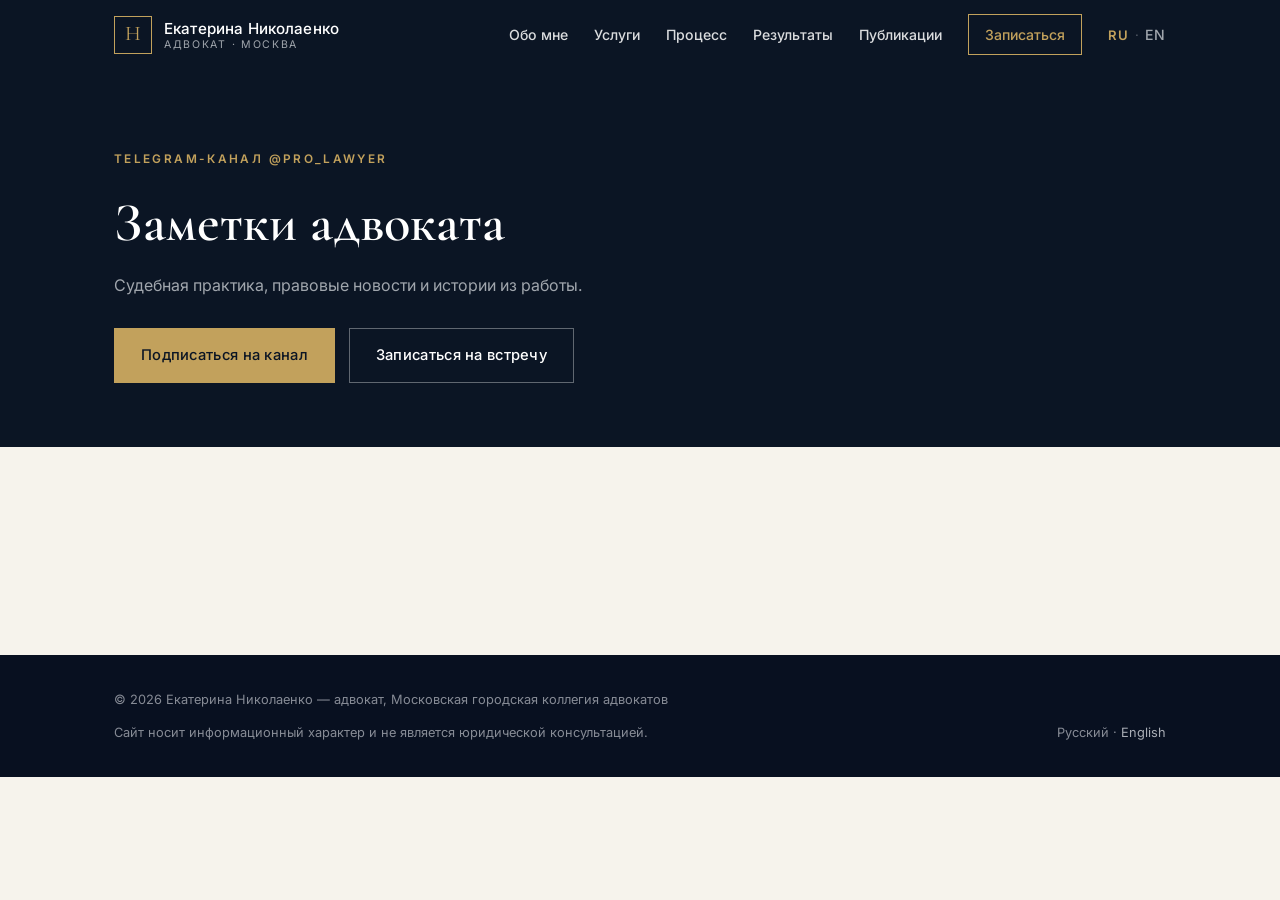
<file: tools/blog-template.html>
<!DOCTYPE html>
<html lang="ru">
<head>
  <meta charset="utf-8">
  <meta name="viewport" content="width=device-width, initial-scale=1">
  <title>Заметки адвоката — Екатерина Николаенко</title>
  <meta name="description" content="Публикации адвоката Екатерины Николаенко о судебной практике и правовых новостях — из Telegram-канала @pro_lawyer.">
  <meta property="og:title" content="Заметки адвоката — Екатерина Николаенко">
  <meta property="og:type" content="website">
  <meta property="og:locale" content="ru_RU">
  <link rel="canonical" href="https://advokat-nikolaenko.ru/ru/blog/">
  <meta property="og:url" content="https://advokat-nikolaenko.ru/ru/blog/">
  <meta property="og:image" content="https://advokat-nikolaenko.ru/assets/img/portrait.jpg">
  <link rel="icon" type="image/svg+xml" href="../../assets/img/favicon.svg">
  <link rel="preconnect" href="https://fonts.googleapis.com">
  <link rel="preconnect" href="https://fonts.gstatic.com" crossorigin>
  <link href="https://fonts.googleapis.com/css2?family=Cormorant+Garamond:ital,wght@0,500;0,600;1,500&family=Inter:wght@400;500;600&display=swap" rel="stylesheet">
  <link rel="stylesheet" href="../../assets/css/style.css">
  <script>document.documentElement.classList.add("js");</script>
</head>
<body>

<header class="site-header">
  <div class="container header-inner">
    <a class="brand" href="../">
      <span class="brand-mark">Н</span>
      <span class="brand-text">Екатерина Николаенко
        <span class="brand-sub">Адвокат · Москва</span>
      </span>
    </a>
    <nav class="site-nav" id="nav">
      <a href="../#about">Обо мне</a>
      <a href="../#services">Услуги</a>
      <a href="../#process">Процесс</a>
      <a href="../#results">Результаты</a>
      <a href="./">Публикации</a>
      <a class="nav-cta" href="../#contact">Записаться</a>
      <div class="lang"><strong>RU</strong><span class="lang-sep">·</span><a href="../../en/" lang="en">EN</a></div>
    </nav>
    <button class="burger" aria-label="Меню" aria-expanded="false" aria-controls="nav"><span></span><span></span></button>
  </div>
</header>

<main id="top">

  <section class="page-hero">
    <div class="container">
      <p class="kicker">Telegram-канал @pro_lawyer</p>
      <h1>Заметки адвоката</h1>
      <p class="lead">Судебная практика, правовые новости и истории из работы.</p>
      <div class="hero-actions">
        <a class="btn btn-solid" href="https://t.me/pro_lawyer" target="_blank" rel="noopener">Подписаться на канал</a>
        <a class="btn btn-ghost" href="../#contact">Записаться на встречу</a>
      </div>
    </div>
  </section>

  <section class="section">
    <div class="container posts">
<!-- posts -->
    </div>
  </section>

</main>

<footer class="site-footer">
  <div class="container footer-inner">
    <span>© <span data-year>2026</span> Екатерина Николаенко — адвокат, Московская городская коллегия адвокатов</span>
    <span>Сайт носит информационный характер и не является юридической консультацией.</span>
    <span>Русский · <a href="../../en/" lang="en">English</a></span>
  </div>
</footer>

<script src="../../assets/js/main.js"></script>
</body>
</html>
</file>
<file: assets/css/style.css>
/* ============================================================
   Ekaterina Nikolaenko — attorney site
   Palette: deep navy ink / warm paper / muted gold
   Type: Cormorant Garamond (display) + Inter (text)
   ============================================================ */

:root {
  --ink: #0b1524;
  --ink-2: #101d31;
  --ink-3: #081020;
  --paper: #f6f3ec;
  --paper-2: #efeadf;
  --gold: #c2a15c;
  --gold-deep: #a8863f;
  --text: #22303f;
  --muted: #66707c;
  --muted-light: rgba(238, 241, 245, 0.66);
  --line: #ddd6c8;
  --line-dark: rgba(255, 255, 255, 0.14);
  --serif: "Cormorant Garamond", "Times New Roman", serif;
  --sans: "Inter", "Helvetica Neue", Arial, sans-serif;
}

* { margin: 0; padding: 0; box-sizing: border-box; }

html {
  scroll-padding-top: 84px;
}
@media (prefers-reduced-motion: no-preference) {
  html { scroll-behavior: smooth; }
}

body {
  font-family: var(--sans);
  font-size: 16px;
  line-height: 1.65;
  color: var(--text);
  background: var(--paper);
  -webkit-font-smoothing: antialiased;
}

.container {
  max-width: 1100px;
  margin: 0 auto;
  padding: 0 24px;
}

h1, h2, h3 {
  font-family: var(--serif);
  font-weight: 600;
  line-height: 1.15;
  color: var(--ink);
}

a { color: inherit; }

/* ---------- header ---------- */

.site-header {
  position: fixed;
  inset: 0 0 auto 0;
  z-index: 50;
  padding: 14px 0;
  transition: background 0.35s ease, box-shadow 0.35s ease;
}
.site-header.scrolled {
  background: var(--ink);
  box-shadow: 0 1px 0 var(--line-dark);
}

.header-inner {
  display: flex;
  align-items: center;
  justify-content: space-between;
  gap: 24px;
}

.brand {
  display: flex;
  align-items: center;
  gap: 12px;
  text-decoration: none;
  color: #fff;
}
.brand-mark {
  display: grid;
  place-items: center;
  width: 38px;
  height: 38px;
  border: 1px solid var(--gold);
  font-family: var(--serif);
  font-size: 1.3rem;
  color: var(--gold);
}
.brand-text {
  font-size: 0.95rem;
  font-weight: 500;
  letter-spacing: 0.01em;
  line-height: 1.25;
}
.brand-sub {
  display: block;
  font-size: 0.66rem;
  font-weight: 400;
  text-transform: uppercase;
  letter-spacing: 0.16em;
  color: var(--muted-light);
}

.site-nav {
  display: flex;
  align-items: center;
  gap: 26px;
}
.site-nav a {
  font-size: 0.88rem;
  font-weight: 500;
  color: rgba(255, 255, 255, 0.85);
  text-decoration: none;
  transition: color 0.2s ease;
}
.site-nav a:hover { color: var(--gold); }

.nav-cta {
  padding: 8px 16px;
  border: 1px solid var(--gold);
  color: var(--gold) !important;
}
.nav-cta:hover { background: rgba(194, 161, 92, 0.12); }

.lang {
  font-size: 0.82rem;
  color: var(--muted-light);
  letter-spacing: 0.06em;
}
.lang a { color: var(--muted-light); text-decoration: none; }
.lang a:hover { color: var(--gold); }
.lang strong { color: var(--gold); font-weight: 600; }
.lang-sep { margin: 0 6px; opacity: 0.5; }

.burger {
  display: none;
  flex-direction: column;
  justify-content: center;
  gap: 6px;
  width: 40px;
  height: 40px;
  background: none;
  border: 1px solid var(--line-dark);
  cursor: pointer;
}
.burger span {
  display: block;
  width: 20px;
  height: 1.5px;
  margin: 0 auto;
  background: #fff;
  transition: transform 0.25s ease;
}
.burger[aria-expanded="true"] span:first-child { transform: translateY(4px) rotate(45deg); }
.burger[aria-expanded="true"] span:last-child { transform: translateY(-3.5px) rotate(-45deg); }

/* ---------- hero ---------- */

.hero {
  position: relative;
  background:
    radial-gradient(1100px 550px at 82% -12%, rgba(194, 161, 92, 0.1), transparent 60%),
    var(--ink);
  color: #eef1f5;
  padding: 176px 0 0;
}

.kicker {
  font-size: 0.74rem;
  font-weight: 600;
  text-transform: uppercase;
  letter-spacing: 0.2em;
  color: var(--gold);
  margin-bottom: 22px;
}

.hero h1 {
  color: #fff;
  font-size: clamp(2.5rem, 5.4vw, 4.1rem);
}

.hero .lead {
  max-width: 70ch;
  margin-top: 26px;
  font-size: 1.06rem;
  color: var(--muted-light);
}

.hero-actions {
  display: flex;
  flex-wrap: wrap;
  gap: 14px;
  margin-top: 38px;
}

.hero-contacts {
  display: flex;
  flex-wrap: wrap;
  gap: 12px 40px;
  margin-top: 30px;
}
.hero-contacts a {
  display: inline-flex;
  align-items: center;
  gap: 10px;
  font-size: 1.12rem;
  font-weight: 500;
  letter-spacing: 0.01em;
  color: #fff;
  text-decoration: none;
  transition: color 0.2s ease;
}
.hero-contacts a:hover { color: var(--gold); }
.hero-contacts svg {
  width: 18px;
  height: 18px;
  flex: none;
  fill: none;
  stroke: var(--gold);
  stroke-width: 1.6;
  stroke-linecap: round;
  stroke-linejoin: round;
}

.btn {
  display: inline-block;
  padding: 14px 26px;
  font-family: var(--sans);
  font-size: 0.92rem;
  font-weight: 500;
  letter-spacing: 0.02em;
  text-decoration: none;
  border: 1px solid transparent;
  transition: background 0.2s ease, color 0.2s ease, border-color 0.2s ease;
}
.btn-solid {
  background: var(--gold);
  border-color: var(--gold);
  color: var(--ink);
}
.btn-solid:hover { background: var(--gold-deep); border-color: var(--gold-deep); }
.btn-ghost {
  border-color: rgba(255, 255, 255, 0.35);
  color: #fff;
}
.btn-ghost:hover { border-color: var(--gold); color: var(--gold); }

.stats {
  display: flex;
  flex-wrap: wrap;
  gap: 20px 64px;
  margin-top: 52px;
  padding: 30px 0 34px;
  border-top: 1px solid var(--line-dark);
}
.stats > div { min-width: 130px; }
.stats dt {
  font-family: var(--serif);
  font-size: 2.7rem;
  font-weight: 500;
  color: var(--gold);
  line-height: 1;
}
.stats dd {
  margin-top: 8px;
  font-size: 0.82rem;
  color: var(--muted-light);
  max-width: 22ch;
}

/* ---------- sections ---------- */

.section { padding: 104px 0; }
.section-alt { background: var(--paper-2); }
.section-dark {
  background: var(--ink);
  color: #eef1f5;
}
.section-dark h2, .section-dark h3 { color: #fff; }

.section-head { max-width: 640px; margin-bottom: 56px; }
.section-head h2 {
  font-size: clamp(1.9rem, 3.4vw, 2.7rem);
}
.section-head p {
  margin-top: 16px;
  color: var(--muted);
}
.section-dark .section-head p { color: var(--muted-light); }

/* ---------- about ---------- */

.about-grid {
  display: grid;
  grid-template-columns: 330px 1fr;
  gap: 72px;
  align-items: start;
}

.portrait { max-width: 330px; }
.portrait-placeholder {
  aspect-ratio: 3 / 4;
  display: grid;
  place-items: center;
  background: linear-gradient(165deg, var(--ink-2), var(--ink));
  outline: 1px solid rgba(194, 161, 92, 0.55);
  outline-offset: -16px;
}
.portrait-placeholder span {
  font-family: var(--serif);
  font-size: 4.2rem;
  letter-spacing: 0.08em;
  color: var(--gold);
}
.portrait img {
  display: block;
  width: 100%;
  height: auto;
  aspect-ratio: 3 / 4;
  object-fit: cover;
}
.portrait figcaption {
  margin-top: 14px;
  font-size: 0.82rem;
  color: var(--muted);
  text-align: center;
}

.about-body h2 { font-size: clamp(1.9rem, 3.4vw, 2.7rem); margin-bottom: 22px; }
.about-body > p { color: var(--text); margin-bottom: 16px; max-width: 58ch; }

.creds {
  list-style: none;
  margin: 30px 0 34px;
}
.creds li {
  position: relative;
  padding: 10px 0 10px 26px;
  font-size: 0.94rem;
  border-bottom: 1px solid var(--line);
}
.creds li:first-child { border-top: 1px solid var(--line); }
.creds li::before {
  content: "";
  position: absolute;
  left: 2px;
  top: 1.35em;
  width: 12px;
  height: 1px;
  background: var(--gold-deep);
}

.creds a { color: var(--gold-deep); text-underline-offset: 2px; }

.quote {
  border-left: 2px solid var(--gold);
  padding-left: 24px;
  font-family: var(--serif);
  font-size: 1.3rem;
  font-style: italic;
  line-height: 1.45;
  color: var(--ink);
  max-width: 52ch;
}

/* ---------- services ---------- */

.cards {
  display: grid;
  grid-template-columns: repeat(auto-fit, minmax(235px, 1fr));
  gap: 44px 36px;
}
.card {
  border-top: 2px solid var(--gold);
  padding-top: 22px;
}
.card h3 {
  font-size: 1.4rem;
  margin-bottom: 12px;
}
.card p {
  font-size: 0.93rem;
  color: var(--text);
}

.services-foot {
  margin-top: 52px;
  padding-top: 22px;
  border-top: 1px solid var(--line);
  font-size: 0.88rem;
  color: var(--muted);
}

/* ---------- process ---------- */

.steps {
  display: grid;
  grid-template-columns: repeat(auto-fit, minmax(220px, 1fr));
  gap: 44px 36px;
  counter-reset: step;
}
.step-num {
  font-family: var(--serif);
  font-size: 2.1rem;
  color: var(--gold);
  line-height: 1;
  margin-bottom: 16px;
}
.step h3 { font-size: 1.3rem; margin-bottom: 10px; }
.step p {
  font-size: 0.92rem;
  color: var(--muted-light);
}

.process-note {
  margin-top: 56px;
  padding: 22px 26px;
  border: 1px solid var(--line-dark);
  border-left: 2px solid var(--gold);
  font-size: 0.9rem;
  color: var(--muted-light);
  max-width: 640px;
}

/* ---------- results ---------- */

.results-head {
  max-width: none;
  display: flex;
  align-items: flex-end;
  justify-content: space-between;
  gap: 24px;
  margin-bottom: 40px;
}
.scroll-nav { display: flex; gap: 10px; flex: none; }
.scroll-btn {
  width: 46px;
  height: 46px;
  border: 1px solid rgba(11, 21, 36, 0.3);
  background: transparent;
  color: var(--ink);
  font-size: 1.1rem;
  cursor: pointer;
  transition: border-color 0.2s ease, color 0.2s ease, opacity 0.2s ease;
}
.scroll-btn:hover:not(:disabled) { border-color: var(--gold-deep); color: var(--gold-deep); }
.scroll-btn:disabled { opacity: 0.3; cursor: default; }

/* one row of cards that scrolls sideways (swipe, trackpad or the arrows) */
.result-cards {
  display: flex;
  gap: 24px;
  overflow-x: auto;
  scroll-snap-type: x mandatory;
  padding: 2px 2px 18px;
  scrollbar-width: thin;
  scrollbar-color: var(--line) transparent;
}
.result-cards::-webkit-scrollbar { height: 6px; }
.result-cards::-webkit-scrollbar-thumb { background: var(--line); }
.result-cards:focus-visible { outline: 2px solid var(--gold); outline-offset: 4px; }
.result-cards .result { flex: 0 0 300px; scroll-snap-align: start; }
.result {
  background: #fff;
  border: 1px solid var(--line);
  padding: 30px 28px;
}
.result-tag {
  display: inline-block;
  font-size: 0.68rem;
  font-weight: 600;
  text-transform: uppercase;
  letter-spacing: 0.16em;
  color: var(--gold-deep);
  margin-bottom: 16px;
}
.result h3 { font-size: 1.5rem; margin-bottom: 12px; }
.result p { font-size: 0.92rem; color: var(--text); }

.result { display: flex; flex-direction: column; }
.result-source {
  margin-top: auto;
  padding-top: 18px;
  font-size: 0.8rem;
  color: var(--gold-deep);
  text-decoration: none;
}
.result-source:hover { text-decoration: underline; }
.nowrap { white-space: nowrap; }
.map-link { color: var(--gold); }
.map-link:hover { color: #fff; }

.results-note {
  margin-top: 36px;
  font-size: 0.82rem;
  color: var(--muted);
}

/* ---------- contact ---------- */

.contact-actions {
  display: flex;
  flex-wrap: wrap;
  gap: 14px;
  margin: 40px 0 44px;
}

.contact-info {
  font-size: 0.9rem;
  color: var(--muted-light);
  max-width: 58ch;
}
.contact-info strong { color: #eef1f5; font-weight: 500; }

/* ---------- footer ---------- */

.site-footer {
  background: var(--ink-3);
  color: rgba(238, 241, 245, 0.55);
  padding: 34px 0;
  font-size: 0.8rem;
}
.footer-inner {
  display: flex;
  flex-wrap: wrap;
  gap: 12px 32px;
  justify-content: space-between;
}
.site-footer a { color: rgba(238, 241, 245, 0.7); text-decoration: none; }
.site-footer a:hover { color: var(--gold); }

/* ---------- reveal on scroll ---------- */

.js .reveal {
  opacity: 0;
  transform: translateY(22px);
  transition: opacity 0.7s ease, transform 0.7s ease;
}
.js .reveal.visible {
  opacity: 1;
  transform: none;
}
@media (prefers-reduced-motion: reduce) {
  .js .reveal { opacity: 1; transform: none; transition: none; }
}

/* ---------- responsive ---------- */

@media (max-width: 900px) {
  .about-grid {
    grid-template-columns: 1fr;
    gap: 48px;
  }
  .portrait { max-width: 280px; }
}

@media (max-width: 860px) {
  .burger { display: flex; }
  .result-cards .result { flex-basis: 82%; }
  .results-head { margin-bottom: 28px; }

  .site-nav {
    position: fixed;
    top: 66px;
    left: 0;
    right: 0;
    flex-direction: column;
    align-items: flex-start;
    gap: 4px;
    padding: 18px 24px 26px;
    background: var(--ink);
    border-bottom: 1px solid var(--line-dark);
    transform: translateY(-130%);
    transition: transform 0.3s ease;
    z-index: 40;
  }
  .site-nav.open { transform: none; }
  .site-nav a { padding: 10px 0; font-size: 1rem; width: 100%; }
  .nav-cta { text-align: center; margin-top: 8px; }
  .lang { margin-top: 14px; }

  .site-header { background: var(--ink); }

  .hero { padding-top: 140px; }
  .section { padding: 76px 0; }
  .stats { gap: 20px 40px; margin-top: 40px; }
  .stats dt { font-size: 2.2rem; }
}

/* ---------- telegram channel (filled by tools/tg_mirror.py) ---------- */

.btn-outline {
  border-color: var(--ink);
  color: var(--ink);
}
.btn-outline:hover { border-color: var(--gold-deep); color: var(--gold-deep); }

.feed-cards {
  display: grid;
  grid-template-columns: repeat(auto-fit, minmax(260px, 1fr));
  gap: 36px;
}
.feed-card {
  display: flex;
  flex-direction: column;
  background: #fff;
  border: 1px solid var(--line);
  color: inherit;
  text-decoration: none;
  transition: border-color 0.2s ease;
}
.feed-card:hover { border-color: var(--gold); }
.feed-card img {
  display: block;
  width: 100%;
  aspect-ratio: 16 / 10;
  object-fit: cover;
}
.feed-card-body {
  display: flex;
  flex-direction: column;
  flex: 1;
  padding: 26px 26px 28px;
}
.feed-date,
.post-date {
  display: block;
  font-size: 0.68rem;
  font-weight: 600;
  text-transform: uppercase;
  letter-spacing: 0.16em;
  color: var(--gold-deep);
  text-decoration: none;
  margin-bottom: 14px;
}
.feed-card h3 { font-size: 1.28rem; margin-bottom: 10px; }
.feed-card p { font-size: 0.92rem; color: var(--text); }
.feed-more {
  margin-top: auto;
  padding-top: 18px;
  font-size: 0.85rem;
  font-weight: 500;
  color: var(--ink);
}
.feed-actions {
  display: flex;
  flex-wrap: wrap;
  gap: 14px;
  margin-top: 44px;
}

/* full list of posts: ru/blog/ */

.page-hero {
  background: var(--ink);
  color: #eef1f5;
  padding: 150px 0 64px;
}
.page-hero h1 { color: #fff; font-size: clamp(2.3rem, 4.6vw, 3.4rem); }
.page-hero .lead { max-width: 56ch; margin-top: 18px; color: var(--muted-light); }
.page-hero .hero-actions { margin-top: 30px; }

.posts { max-width: 720px; }
.post { padding: 56px 0; border-bottom: 1px solid var(--line); }
.post:first-child { padding-top: 0; }
.post:last-child { border-bottom: 0; }
.post h2 { font-size: 1.7rem; margin-bottom: 16px; }
/* Telegram serves photos at most 800px wide: show them at their own size, never upscaled */
.post-media { display: flex; flex-wrap: wrap; gap: 10px; align-items: flex-start; margin-bottom: 22px; }
.post-media img { display: block; width: auto; height: auto; max-width: 70%; max-height: 520px; }
.post-text a { color: var(--gold-deep); overflow-wrap: anywhere; }
.post-link {
  display: block;
  margin-top: 18px;
  padding: 14px 18px;
  border-left: 2px solid var(--gold);
  background: #fff;
  font-size: 0.9rem;
  color: var(--ink);
  text-decoration: none;
  overflow-wrap: anywhere;
}
.post-link span { display: block; font-size: 0.74rem; color: var(--muted); }
.post-note { margin: 14px 0; font-size: 0.85rem; color: var(--muted); }
.post-foot { margin-top: 18px; font-size: 0.85rem; }
.post-foot a { color: var(--muted); }
.post-foot a:hover { color: var(--gold-deep); }

.spoiler { filter: blur(5px); cursor: pointer; transition: filter 0.2s ease; }
.spoiler:hover, .spoiler:focus { filter: none; outline: none; }
</file>
